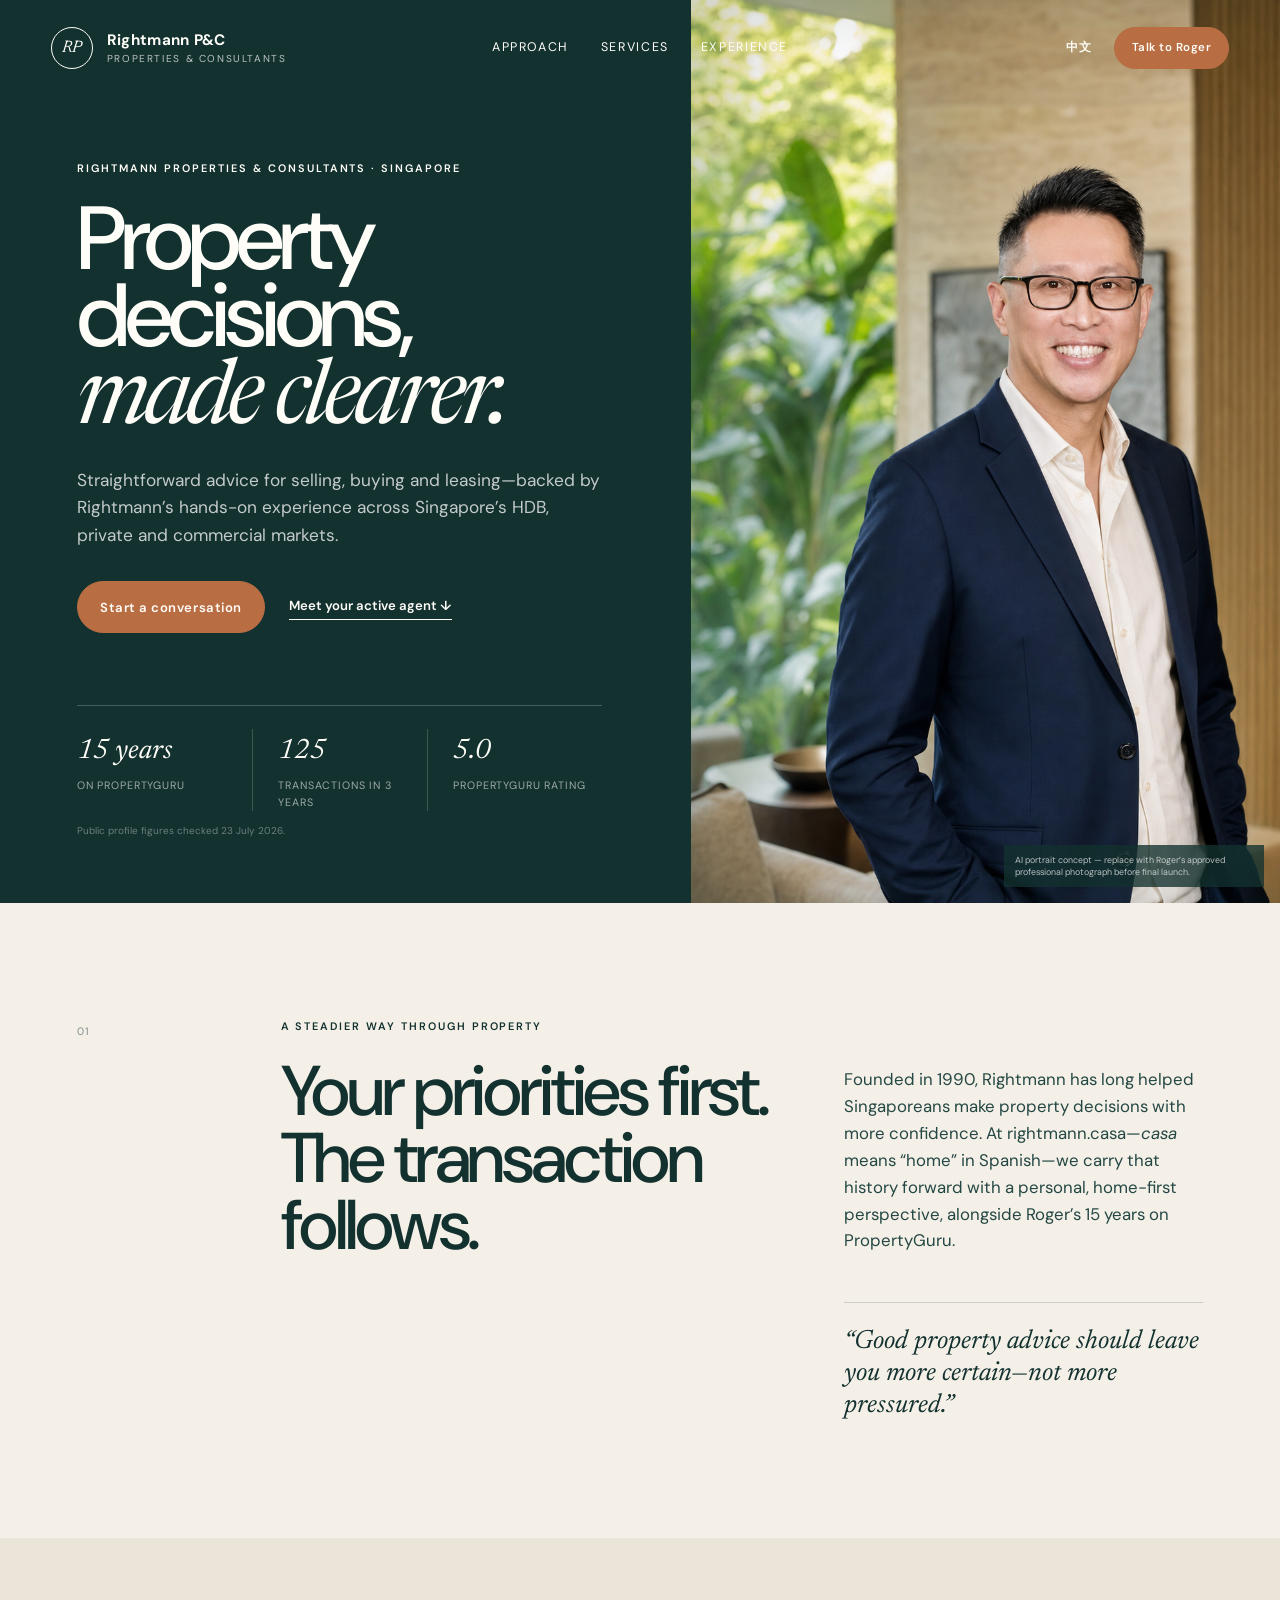
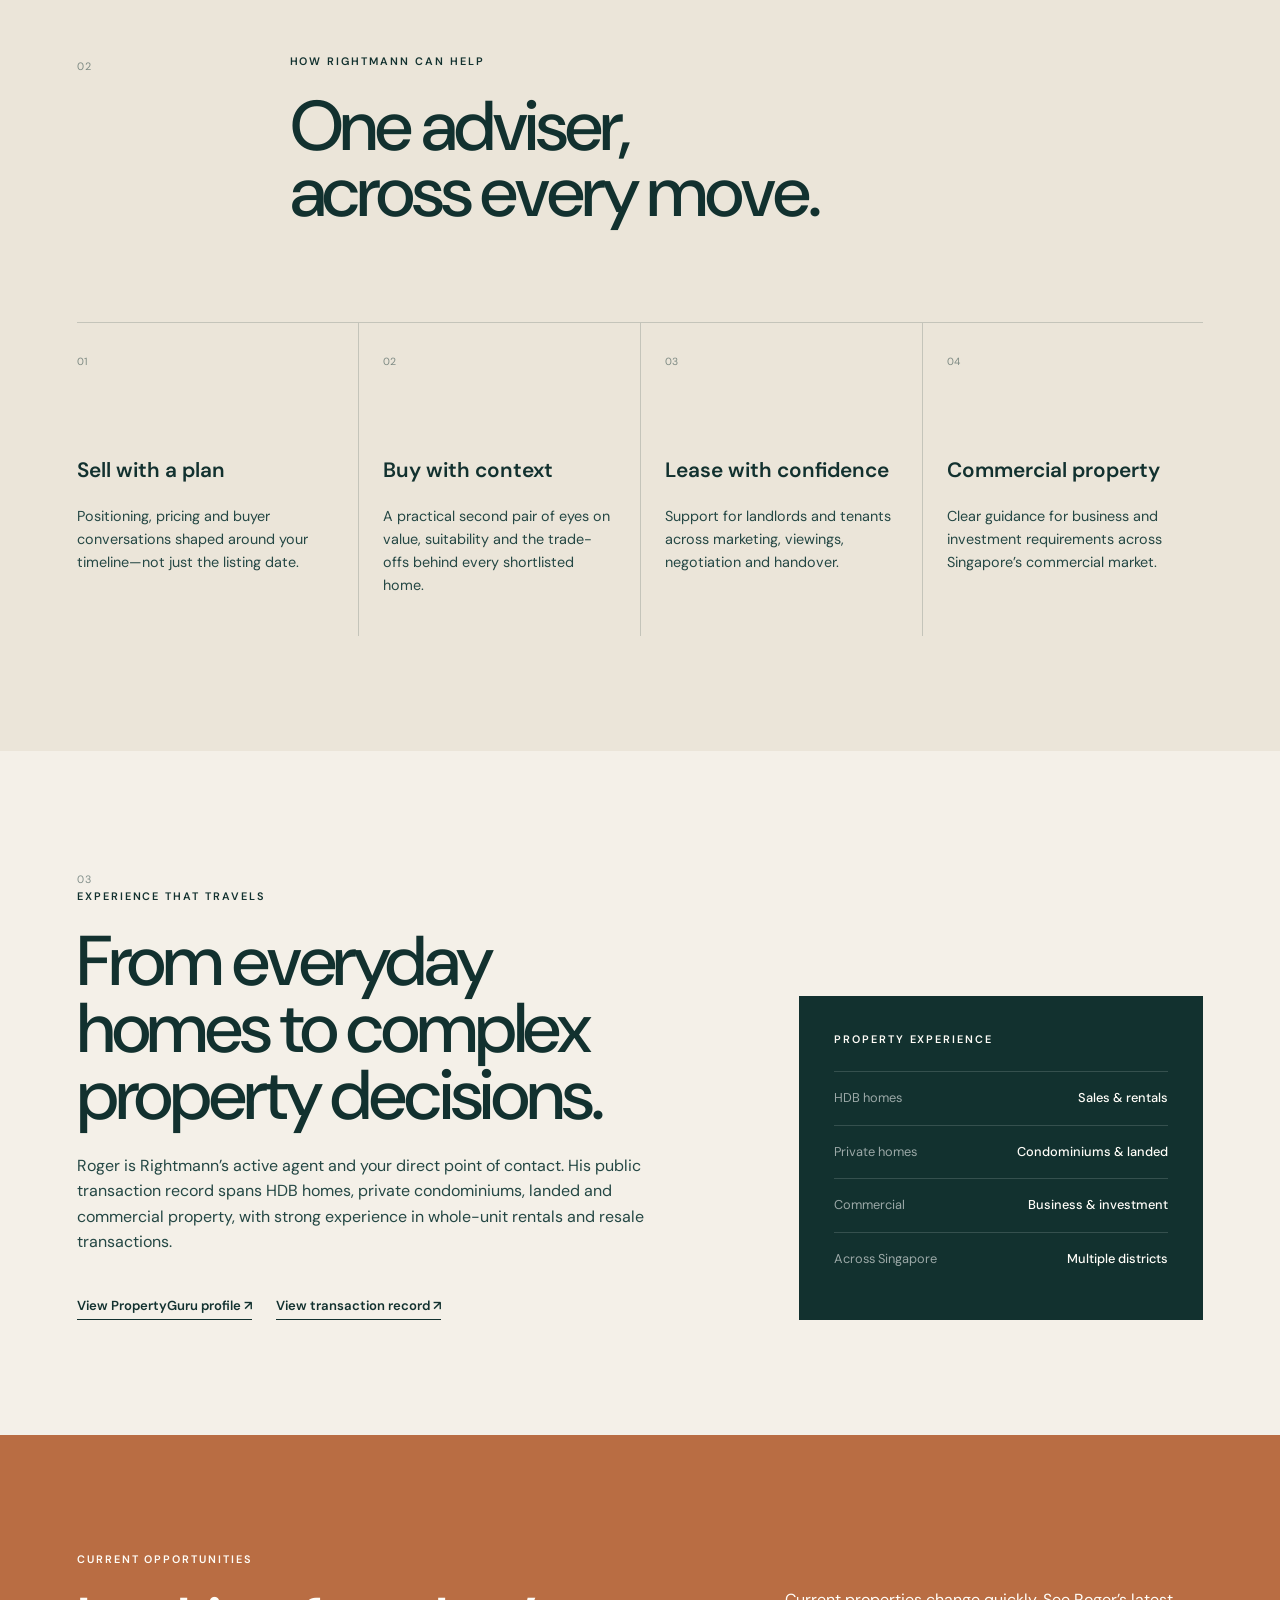
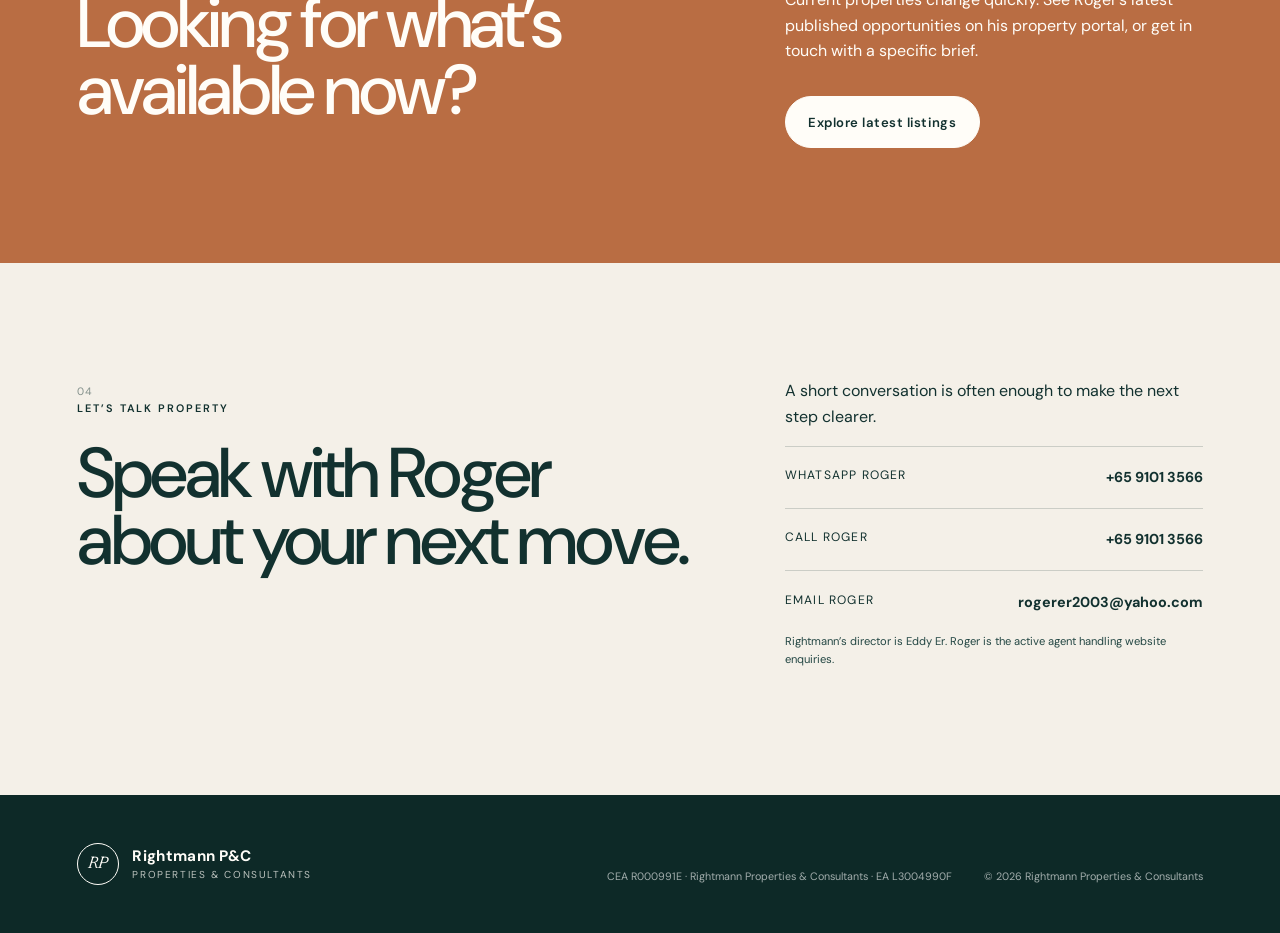
<file: index.html>
<!doctype html>
<html lang="en-SG">
  <head>
    <meta charset="UTF-8">
    <meta name="viewport" content="width=device-width, initial-scale=1">
    <meta name="theme-color" content="#153f3c">
    <meta name="robots" content="noindex, nofollow, noarchive, nosnippet, noimageindex">
    <meta name="googlebot" content="noindex, nofollow, noarchive, nosnippet, noimageindex">
    <meta name="description" content="Founded in 1990, Rightmann Properties & Consultants offers clear, practical property advice for Singapore owners from active agent Roger Er.">
    <meta property="og:title" content="Rightmann Properties & Consultants">
    <meta property="og:description" content="Clear property guidance for Singapore owners, led by active agent Roger Er.">
    <meta property="og:type" content="website">
    <meta property="og:image" content="assets/roger-er-portrait-concept.png">
    <title>Rightmann Properties &amp; Consultants | Singapore Property</title>
    <link rel="stylesheet" href="styles.css">
    <!-- Google Tag Manager -->
    <script>(function(w,d,s,l,i){w[l]=w[l]||[];w[l].push({'gtm.start':
    new Date().getTime(),event:'gtm.js'});var f=d.getElementsByTagName(s)[0],
    j=d.createElement(s),dl=l!='dataLayer'?'&l='+l:'';j.async=true;j.src=
    'https://www.googletagmanager.com/gtm.js?id='+i+dl;f.parentNode.insertBefore(j,f);
    })(window,document,'script','dataLayer','GTM-PJX5SDNS');</script>
    <!-- End Google Tag Manager -->
    <script type="application/ld+json">
      {
        "@context": "https://schema.org",
        "@type": "RealEstateAgent",
        "@id": "https://lingcw72.github.io/roger-er-property/#rightmann",
        "name": "Rightmann Properties & Consultants",
        "description": "Singapore property consultancy, founded in 1990, serving owners, landlords, buyers and tenants across HDB, private and commercial property.",
        "image": "https://lingcw72.github.io/roger-er-property/assets/roger-er-portrait-concept.png",
        "url": "https://lingcw72.github.io/roger-er-property/",
        "areaServed": {
          "@type": "Country",
          "name": "Singapore"
        },
        "knowsAbout": [
          "HDB sales",
          "HDB rentals",
          "Private condominium sales and rentals",
          "Commercial property",
          "Property marketing"
        ],
        "identifier": "Estate Agent Licence L3004990F",
        "foundingDate": "1990",
        "employee": {
          "@type": "Person",
          "name": "Roger Er",
          "jobTitle": "Senior Marketing Manager",
          "identifier": "CEA R000991E"
        },
        "priceRange": "$$"
      }
    </script>
  </head>
  <body>
    <!-- Google Tag Manager (noscript) -->
    <noscript><iframe src="https://www.googletagmanager.com/ns.html?id=GTM-PJX5SDNS"
    height="0" width="0" style="display:none;visibility:hidden"></iframe></noscript>
    <!-- End Google Tag Manager (noscript) -->
    <a class="skip-link" href="#main" data-i18n="skip">Skip to content</a>
    <header class="site-header">
      <a class="brand" href="#top" aria-label="Rightmann Properties and Consultants home">
        <span class="brand-mark" aria-hidden="true">RP</span>
        <span>
          <strong>Rightmann P&amp;C</strong>
          <small data-i18n="brandRole">Properties &amp; Consultants</small>
        </span>
      </a>
      <nav aria-label="Primary navigation">
        <a href="#approach" data-i18n="navApproach">Approach</a>
        <a href="#services" data-i18n="navServices">Services</a>
        <a href="#experience" data-i18n="navExperience">Experience</a>
      </nav>
      <div class="header-actions">
        <button class="language-toggle" type="button" aria-label="Switch language">
          <span class="lang-en">中文</span><span class="lang-zh">EN</span>
        </button>
        <a class="button button-small" href="#contact" data-i18n="navContact">Talk to Roger</a>
      </div>
    </header>

    <main id="main">
      <section class="hero" id="top">
        <div class="hero-copy">
          <p class="eyebrow" data-i18n="heroEyebrow">Rightmann Properties &amp; Consultants · Singapore</p>
          <h1 data-i18n="heroTitle">Property decisions,<br><em>made clearer.</em></h1>
          <p class="hero-lead" data-i18n="heroLead">Straightforward advice for selling, buying and leasing—backed by Rightmann’s hands-on experience across Singapore’s HDB, private and commercial markets.</p>
          <div class="hero-actions">
            <a class="button" href="#contact" data-i18n="heroCta">Start a conversation</a>
            <a class="text-link" href="#experience"><span data-i18n="heroSecondary">Meet your active agent</span> <span aria-hidden="true">↓</span></a>
          </div>
          <dl class="proof-strip" aria-label="Professional credentials">
            <div>
              <dt data-i18n="proofYears">15 years</dt>
              <dd data-i18n="proofYearsLabel">on PropertyGuru</dd>
            </div>
            <div>
              <dt>125</dt>
              <dd data-i18n="proofTransactions">transactions in 3 years</dd>
            </div>
            <div>
              <dt>5.0</dt>
              <dd data-i18n="proofRating">PropertyGuru rating</dd>
            </div>
          </dl>
          <p class="data-note" data-i18n="dataNote">Public profile figures checked 23 July 2026.</p>
        </div>
        <figure class="hero-portrait">
          <img src="assets/roger-er-portrait-concept.png" alt="Provisional professional portrait concept for Roger Er" width="1376" height="1376">
          <figcaption data-i18n="portraitNote">AI portrait concept — replace with Roger’s approved professional photograph before final launch.</figcaption>
        </figure>
      </section>

      <section class="intro section" id="approach">
        <p class="section-number">01</p>
        <div>
          <p class="eyebrow" data-i18n="approachEyebrow">A steadier way through property</p>
          <h2 data-i18n="approachTitle">Your priorities first.<br>The transaction follows.</h2>
        </div>
        <div class="intro-copy">
          <p data-i18n="approachBody">Founded in 1990, Rightmann has long helped Singaporeans make property decisions with more confidence. At rightmann.casa—<em>casa</em> means “home” in Spanish—we carry that history forward with a personal, home-first perspective, alongside Roger’s 15 years on PropertyGuru.</p>
          <blockquote data-i18n="approachQuote">“Good property advice should leave you more certain—not more pressured.”</blockquote>
        </div>
      </section>

      <section class="services section" id="services">
        <div class="section-heading">
          <p class="section-number">02</p>
          <div>
            <p class="eyebrow" data-i18n="servicesEyebrow">How Rightmann can help</p>
            <h2 data-i18n="servicesTitle">One adviser,<br>across every move.</h2>
          </div>
        </div>
        <div class="service-grid">
          <article>
            <span>01</span>
            <h3 data-i18n="serviceSell">Sell with a plan</h3>
            <p data-i18n="serviceSellBody">Positioning, pricing and buyer conversations shaped around your timeline—not just the listing date.</p>
          </article>
          <article>
            <span>02</span>
            <h3 data-i18n="serviceBuy">Buy with context</h3>
            <p data-i18n="serviceBuyBody">A practical second pair of eyes on value, suitability and the trade-offs behind every shortlisted home.</p>
          </article>
          <article>
            <span>03</span>
            <h3 data-i18n="serviceLease">Lease with confidence</h3>
            <p data-i18n="serviceLeaseBody">Support for landlords and tenants across marketing, viewings, negotiation and handover.</p>
          </article>
          <article>
            <span>04</span>
            <h3 data-i18n="serviceCommercial">Commercial property</h3>
            <p data-i18n="serviceCommercialBody">Clear guidance for business and investment requirements across Singapore’s commercial market.</p>
          </article>
        </div>
      </section>

      <section class="experience section" id="experience">
        <div class="experience-copy">
          <p class="section-number">03</p>
          <p class="eyebrow" data-i18n="experienceEyebrow">Experience that travels</p>
          <h2 data-i18n="experienceTitle">From everyday homes to complex property decisions.</h2>
          <p data-i18n="experienceBody">Roger is Rightmann’s active agent and your direct point of contact. His public transaction record spans HDB homes, private condominiums, landed and commercial property, with strong experience in whole-unit rentals and resale transactions.</p>
          <div class="profile-links">
            <a class="text-link" href="https://www.propertyguru.com.sg/agent/roger-er-12352" target="_blank" rel="noopener"><span data-i18n="viewPropertyGuru">View PropertyGuru profile</span> ↗</a>
            <a class="text-link" href="https://openagent.sg/agent/R000991E" target="_blank" rel="noopener"><span data-i18n="viewRecord">View transaction record</span> ↗</a>
          </div>
        </div>
        <div class="market-card">
          <p class="eyebrow" data-i18n="marketLabel">Property experience</p>
          <ul>
            <li><span data-i18n="marketHdb">HDB homes</span><strong data-i18n="marketSalesRentals">Sales & rentals</strong></li>
            <li><span data-i18n="marketPrivate">Private homes</span><strong data-i18n="marketCondos">Condominiums & landed</strong></li>
            <li><span data-i18n="marketCommercial">Commercial</span><strong data-i18n="marketBusiness">Business & investment</strong></li>
            <li><span data-i18n="marketSingapore">Across Singapore</span><strong data-i18n="marketDistricts">Multiple districts</strong></li>
          </ul>
        </div>
      </section>

      <section class="opportunities section">
        <div>
          <p class="eyebrow" data-i18n="listingEyebrow">Current opportunities</p>
          <h2 data-i18n="listingTitle">Looking for what’s available now?</h2>
        </div>
        <div>
          <p data-i18n="listingBody">Current properties change quickly. See Roger’s latest published opportunities on his property portal, or get in touch with a specific brief.</p>
          <a class="button button-light" href="https://www.propertyguru.com.sg/agent/roger-er-12352" target="_blank" rel="noopener" data-i18n="listingCta">Explore latest listings</a>
        </div>
      </section>

      <section class="contact section" id="contact">
        <div>
          <p class="section-number">04</p>
          <p class="eyebrow" data-i18n="contactEyebrow">Let’s talk property</p>
          <h2 data-i18n="contactTitle">Speak with Roger about your next move.</h2>
        </div>
        <div class="contact-details">
          <p data-i18n="contactBody">A short conversation is often enough to make the next step clearer.</p>
          <a class="contact-line" href="https://wa.me/6591013566" target="_blank" rel="noopener" aria-label="WhatsApp Roger Er at +65 9101 3566">
            <span data-i18n="contactWhatsApp">WhatsApp Roger</span><strong>+65 9101 3566</strong>
          </a>
          <a class="contact-line" href="tel:+6591013566" aria-label="Call Roger Er at +65 9101 3566">
            <span data-i18n="contactCall">Call Roger</span><strong>+65 9101 3566</strong>
          </a>
          <a class="contact-line" href="mailto:rogerer2003@yahoo.com" aria-label="Email Roger Er">
            <span data-i18n="contactEmail">Email Roger</span><strong>rogerer2003@yahoo.com</strong>
          </a>
          <p class="placeholder-note" data-i18n="contactNote">Rightmann’s director is Eddy Er. Roger is the active agent handling website enquiries.</p>
        </div>
      </section>
    </main>

    <footer>
      <div class="brand footer-brand">
        <span class="brand-mark" aria-hidden="true">RP</span>
        <span><strong>Rightmann P&amp;C</strong><small data-i18n="footerRole">Properties &amp; Consultants</small></span>
      </div>
      <p>CEA R000991E · Rightmann Properties &amp; Consultants · EA L3004990F</p>
      <p>© <span id="year"></span> Rightmann Properties &amp; Consultants</p>
    </footer>
    <script src="script.js"></script>
  </body>
</html>
</file>
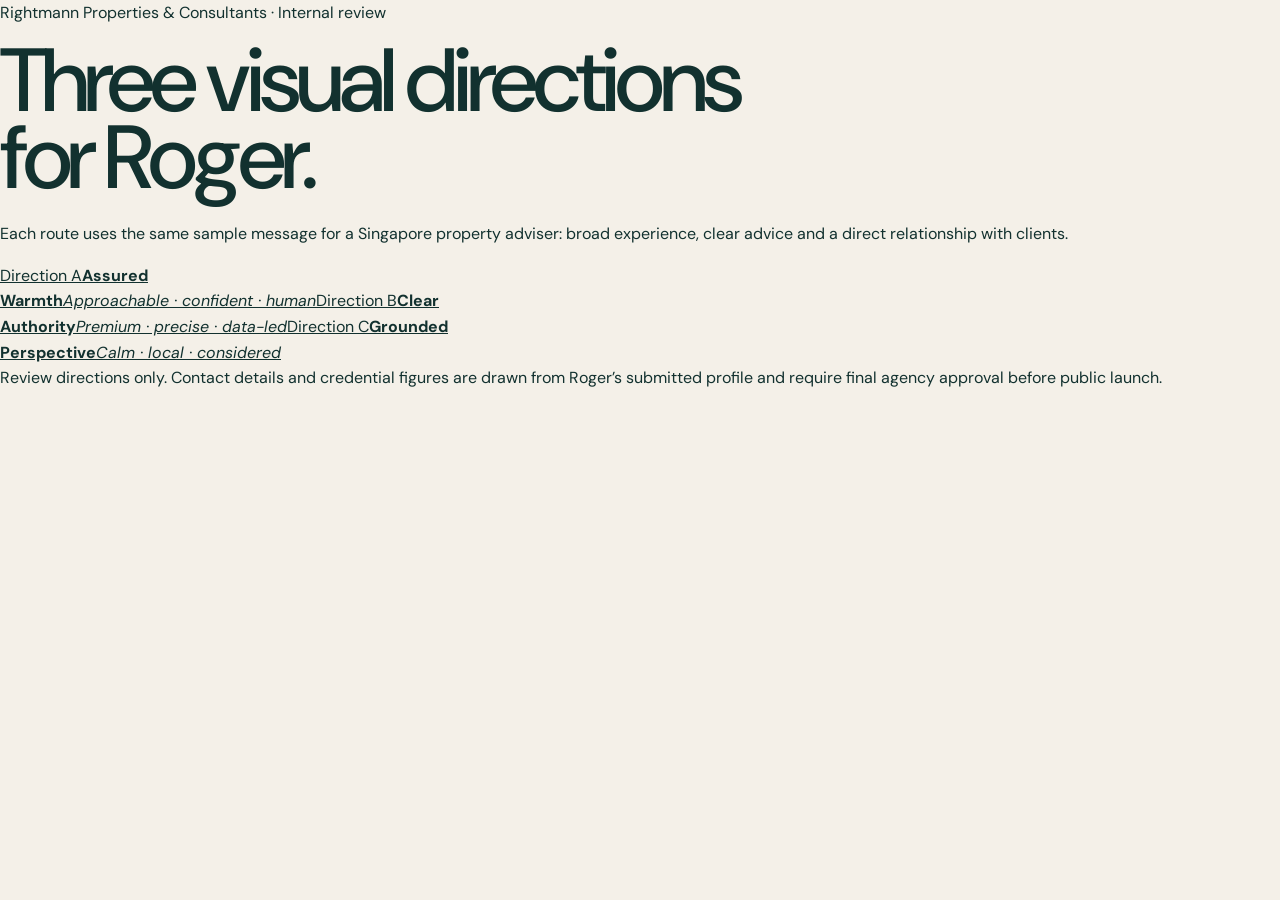
<file: cloudflare-pages-demo/index.html>
<!doctype html>
<html lang="en-SG"><head><meta charset="utf-8"><meta name="viewport" content="width=device-width,initial-scale=1"><meta name="robots" content="noindex,nofollow"><title>Rightmann P&C — Art Direction Review</title><link rel="stylesheet" href="/styles.css"></head>
<body class="hub"><main><p class="kicker">Rightmann Properties &amp; Consultants · Internal review</p><h1>Three visual directions for Roger.</h1><p class="lead">Each route uses the same sample message for a Singapore property adviser: broad experience, clear advice and a direct relationship with clients.</p><section class="choice-grid"><a class="choice amber" href="/directions/warm-editorial/"><span>Direction A</span><strong>Assured<br>Warmth</strong><em>Approachable · confident · human</em></a><a class="choice ink" href="/directions/quiet-modern/"><span>Direction B</span><strong>Clear<br>Authority</strong><em>Premium · precise · data-led</em></a><a class="choice green" href="/directions/coastal-natural/"><span>Direction C</span><strong>Grounded<br>Perspective</strong><em>Calm · local · considered</em></a></section><p class="note">Review directions only. Contact details and credential figures are drawn from Roger’s submitted profile and require final agency approval before public launch.</p></main></body></html>
</file>
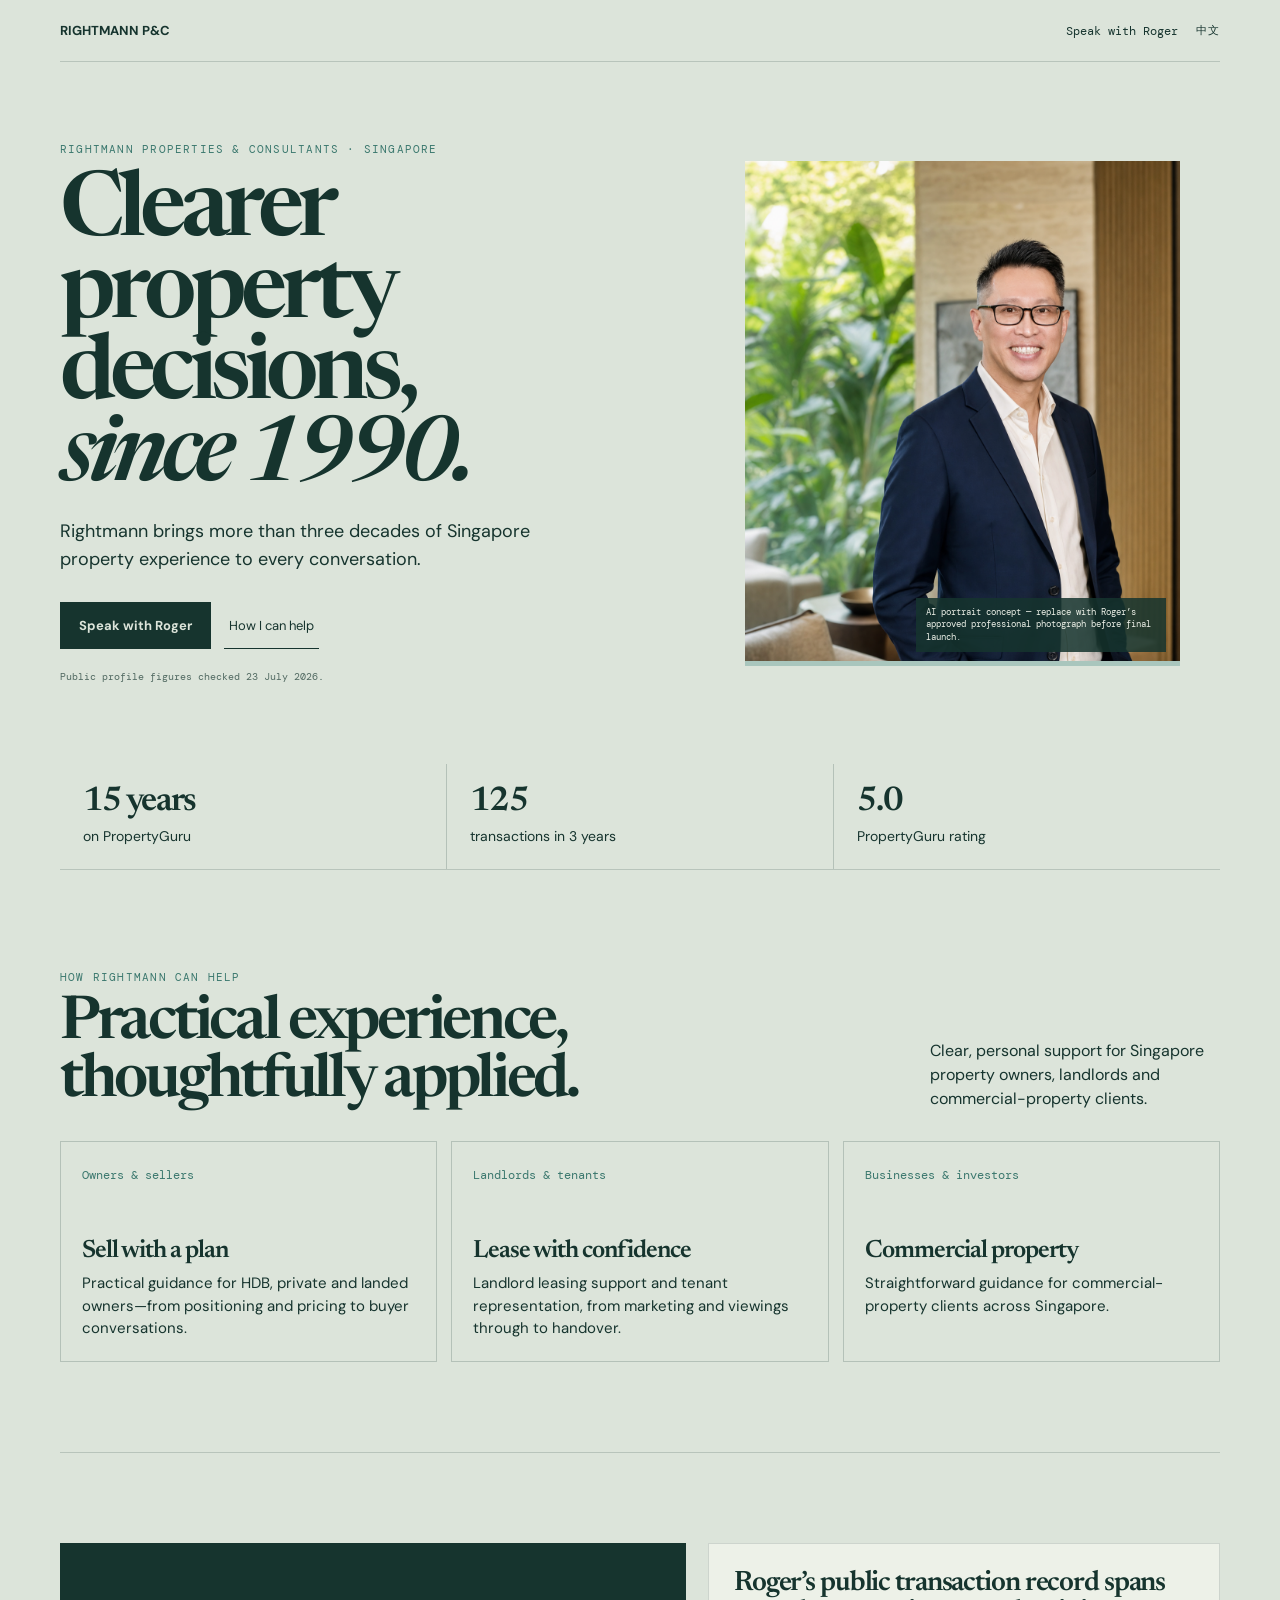
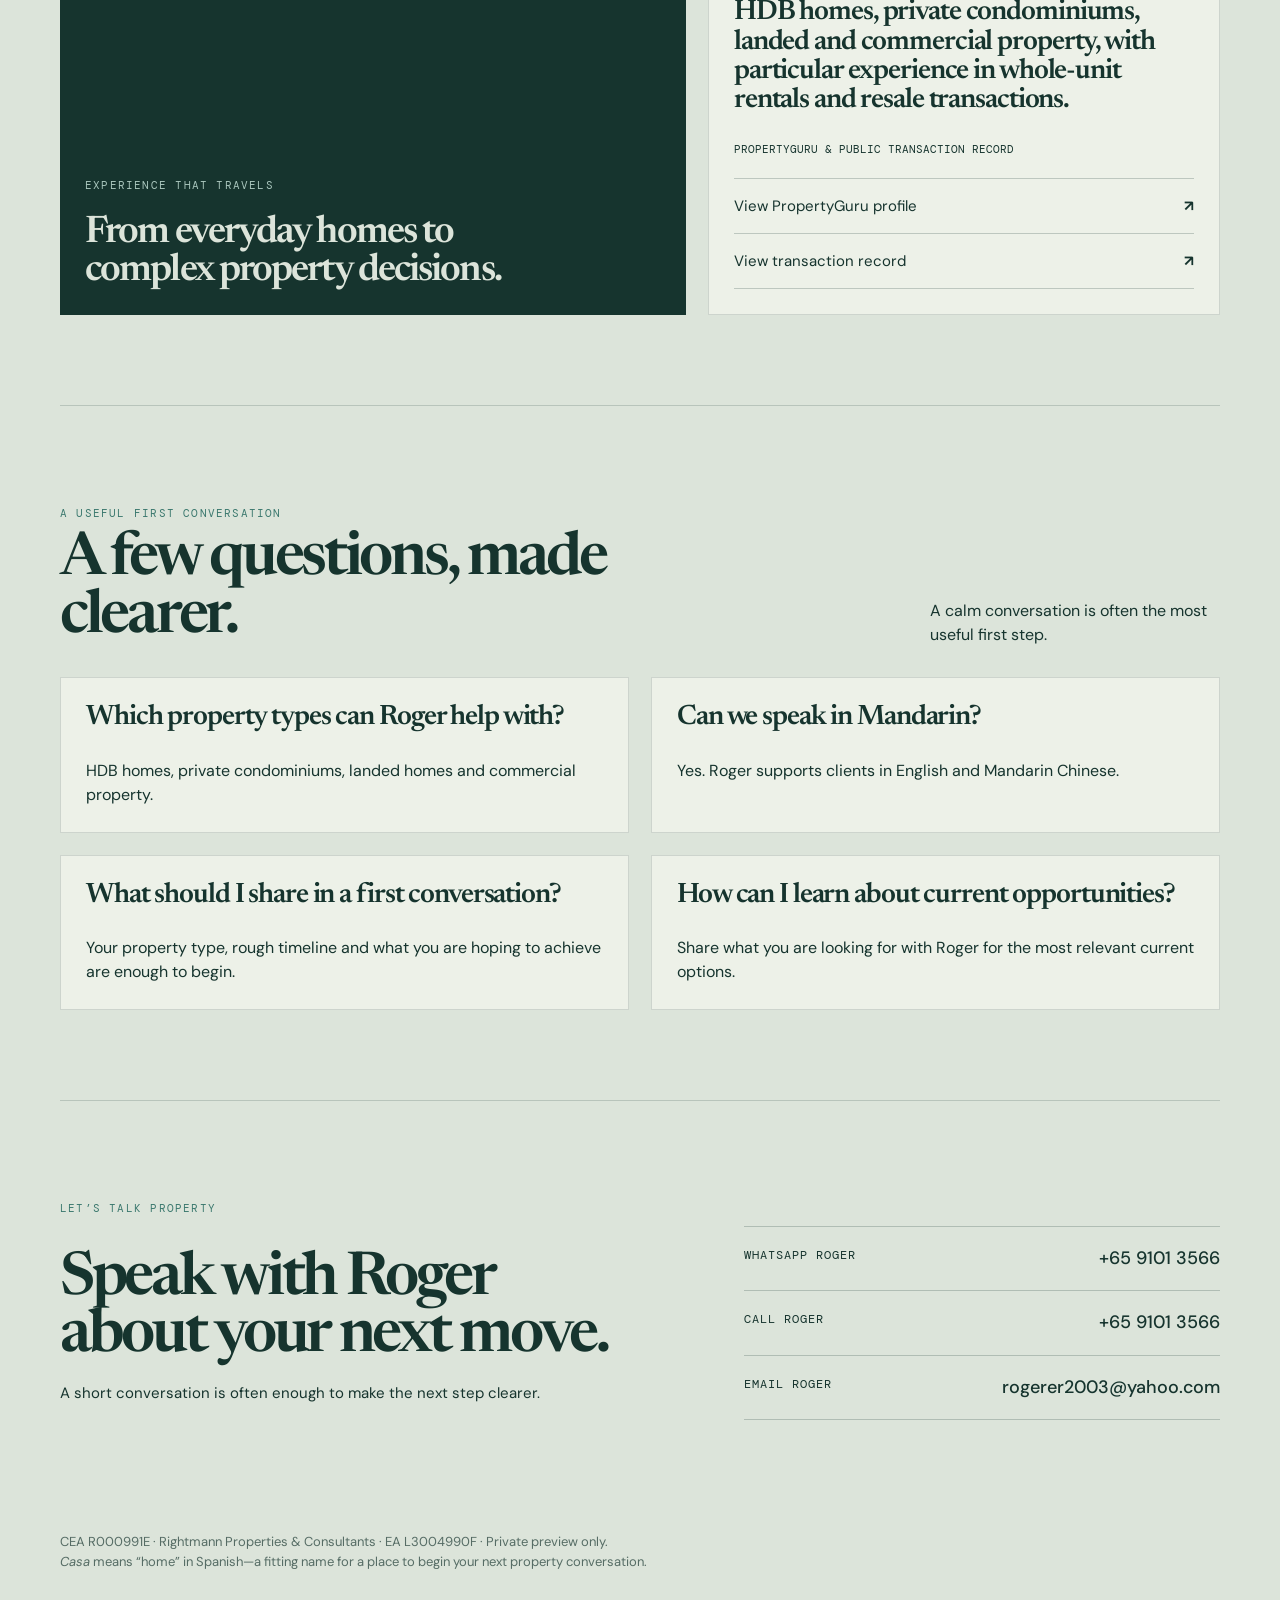
<file: website-files/index.html>
<!doctype html>
<html lang="en-SG">
<head>
  <meta charset="utf-8">
  <meta name="viewport" content="width=device-width,initial-scale=1">
  <meta name="robots" content="noindex, nofollow, noarchive, nosnippet, noimageindex">
  <meta name="theme-color" content="#3B786E">
  <meta name="description" content="Founded in 1990, Rightmann P&C provides straightforward property advice for Singapore owners, landlords and commercial-property clients.">
  <title>Rightmann P&amp;C | Singapore Property</title>
  <link rel="stylesheet" href="styles.css">
  <link rel="stylesheet" href="production.css">
  <link rel="stylesheet" href="typography.css">
  <!-- Google Tag Manager -->
  <script>(function(w,d,s,l,i){w[l]=w[l]||[];w[l].push({'gtm.start':
  new Date().getTime(),event:'gtm.js'});var f=d.getElementsByTagName(s)[0],
  j=d.createElement(s),dl=l!='dataLayer'?'&l='+l:'';j.async=true;j.src=
  'https://www.googletagmanager.com/gtm.js?id='+i+dl;f.parentNode.insertBefore(j,f);
  })(window,document,'script','dataLayer','GTM-PJX5SDNS');</script>
  <!-- End Google Tag Manager -->
</head>
<body class="direction direction-c">
  <!-- Google Tag Manager (noscript) -->
  <noscript><iframe src="https://www.googletagmanager.com/ns.html?id=GTM-PJX5SDNS"
  height="0" width="0" style="display:none;visibility:hidden"></iframe></noscript>
  <!-- End Google Tag Manager (noscript) -->
  <a class="skip-link" href="#main">Skip to content</a>
  <div class="page">
    <header class="top">
      <a class="brand" href="#top" aria-label="Rightmann Properties and Consultants home">RIGHTMANN P&amp;C</a>
      <div class="top-actions">
        <a class="back" href="#contact" data-i18n="topContact">Speak with Roger</a>
        <button class="language-toggle" type="button" aria-label="Switch language"><span class="lang-en">中文</span><span class="lang-zh">EN</span></button>
      </div>
    </header>
    <main id="main">
      <section class="hero" id="top">
        <div class="hero-copy">
          <p class="eyebrow" data-i18n="heroEyebrow">Rightmann Properties &amp; Consultants · Singapore</p>
          <h1 data-i18n="heroTitle">Clearer property decisions,<br><em>since 1990.</em></h1>
          <p data-i18n="heroLead">Rightmann brings more than three decades of Singapore property experience to every conversation.</p>
          <div class="actions">
            <a class="button" href="#contact" data-i18n="heroCta">Speak with Roger</a>
            <a class="button-alt" href="#services" data-i18n="heroSecondary">How I can help</a>
          </div>
          <p class="data-note" data-i18n="dataNote">Public profile figures checked 23 July 2026.</p>
        </div>
        <figure class="portrait portrait-photo">
          <img src="assets/roger-er-portrait-concept.png" alt="Provisional professional portrait concept for Roger Er" width="1376" height="1376">
          <figcaption data-i18n="portraitNote">AI portrait concept — replace with Roger’s approved professional photograph before final launch.</figcaption>
        </figure>
      </section>

      <section class="stats" aria-label="Professional credentials">
        <div><strong data-i18n="proofYears">15 years</strong><span data-i18n="proofYearsLabel">on PropertyGuru</span></div>
        <div><strong>125</strong><span data-i18n="proofTransactions">transactions in 3 years</span></div>
        <div><strong>5.0</strong><span data-i18n="proofRating">PropertyGuru rating</span></div>
      </section>

      <section class="section" id="services">
        <div class="section-head">
          <div>
            <p class="eyebrow" data-i18n="servicesEyebrow">How Rightmann can help</p>
            <h2 data-i18n="servicesTitle">Practical experience, thoughtfully applied.</h2>
          </div>
          <p class="section-intro" data-i18n="servicesIntro">Clear, personal support for Singapore property owners, landlords and commercial-property clients.</p>
        </div>
        <div class="services">
          <article class="service"><span data-i18n="serviceSellAudience">Owners &amp; sellers</span><h3 data-i18n="serviceSell">Sell with a plan</h3><p data-i18n="serviceSellBody">Practical guidance for HDB, private and landed owners—from positioning and pricing to buyer conversations.</p></article>
          <article class="service"><span data-i18n="serviceLeaseAudience">Landlords &amp; tenants</span><h3 data-i18n="serviceLease">Lease with confidence</h3><p data-i18n="serviceLeaseBody">Landlord leasing support and tenant representation, from marketing and viewings through to handover.</p></article>
          <article class="service"><span data-i18n="serviceCommercialAudience">Businesses &amp; investors</span><h3 data-i18n="serviceCommercial">Commercial property</h3><p data-i18n="serviceCommercialBody">Straightforward guidance for commercial-property clients across Singapore.</p></article>
        </div>
      </section>

      <section class="section" id="experience">
        <div class="component-row">
          <article class="project">
            <p class="tag" data-i18n="experienceEyebrow">Experience that travels</p>
            <h3 data-i18n="experienceTitle">From everyday homes to complex property decisions.</h3>
          </article>
          <article class="quote">
            <p data-i18n="experienceBody">Roger’s public transaction record spans HDB homes, private condominiums, landed and commercial property, with particular experience in whole-unit rentals and resale transactions.</p>
            <footer data-i18n="experienceFooter">PROPERTYGURU &amp; PUBLIC TRANSACTION RECORD</footer>
            <div class="faq">
              <div><a href="https://www.propertyguru.com.sg/agent/roger-er-12352" target="_blank" rel="noopener" data-i18n="viewPropertyGuru">View PropertyGuru profile</a> <b>↗</b></div>
              <div><a href="https://openagent.sg/agent/R000991E" target="_blank" rel="noopener" data-i18n="viewRecord">View transaction record</a> <b>↗</b></div>
            </div>
          </article>
        </div>
      </section>

      <section class="section faq-section">
        <div class="section-head">
          <div>
            <p class="eyebrow" data-i18n="questionsEyebrow">A useful first conversation</p>
            <h2 data-i18n="questionsTitle">A few questions, made clearer.</h2>
          </div>
          <p class="section-intro" data-i18n="questionsIntro">A calm conversation is often the most useful first step.</p>
        </div>
        <div class="component-row">
          <article class="quote"><p data-i18n="faqOneQuestion">Which property types can Roger help with?</p><footer data-i18n="faqOneAnswer">HDB homes, private condominiums, landed homes and commercial property.</footer></article>
          <article class="quote"><p data-i18n="faqTwoQuestion">Can we speak in Mandarin?</p><footer data-i18n="faqTwoAnswer">Yes. Roger supports clients in English and Mandarin Chinese.</footer></article>
          <article class="quote"><p data-i18n="faqThreeQuestion">What should I share in a first conversation?</p><footer data-i18n="faqThreeAnswer">Your property type, rough timeline and what you are hoping to achieve are enough to begin.</footer></article>
          <article class="quote"><p data-i18n="faqFourQuestion">How can I learn about current opportunities?</p><footer data-i18n="faqFourAnswer">Share what you are looking for with Roger for the most relevant current options.</footer></article>
        </div>
      </section>

      <section class="section" id="contact">
        <p class="eyebrow" data-i18n="contactEyebrow">Let’s talk property</p>
        <div class="contact-layout">
          <div><h2 data-i18n="contactTitle">Speak with Roger about your next move.</h2><p data-i18n="contactBody">A short conversation is often enough to make the next step clearer.</p></div>
          <div class="contact-links">
            <a href="https://wa.me/6591013566" target="_blank" rel="noopener"><span data-i18n="contactWhatsApp">WhatsApp Roger</span><strong>+65 9101 3566</strong></a>
            <a href="tel:+6591013566"><span data-i18n="contactCall">Call Roger</span><strong>+65 9101 3566</strong></a>
            <a href="mailto:rogerer2003@yahoo.com"><span data-i18n="contactEmail">Email Roger</span><strong>rogerer2003@yahoo.com</strong></a>
          </div>
        </div>
      </section>
    </main>
    <footer class="direction-note">CEA R000991E · Rightmann Properties &amp; Consultants · EA L3004990F · <span data-i18n="previewNote">Private preview only.</span><br><span data-i18n="footerCasa"><em>Casa</em> means “home” in Spanish—a fitting name for a place to begin your next property conversation.</span></footer>
  </div>
  <script src="script.js"></script>
</body>
</html>
</file>
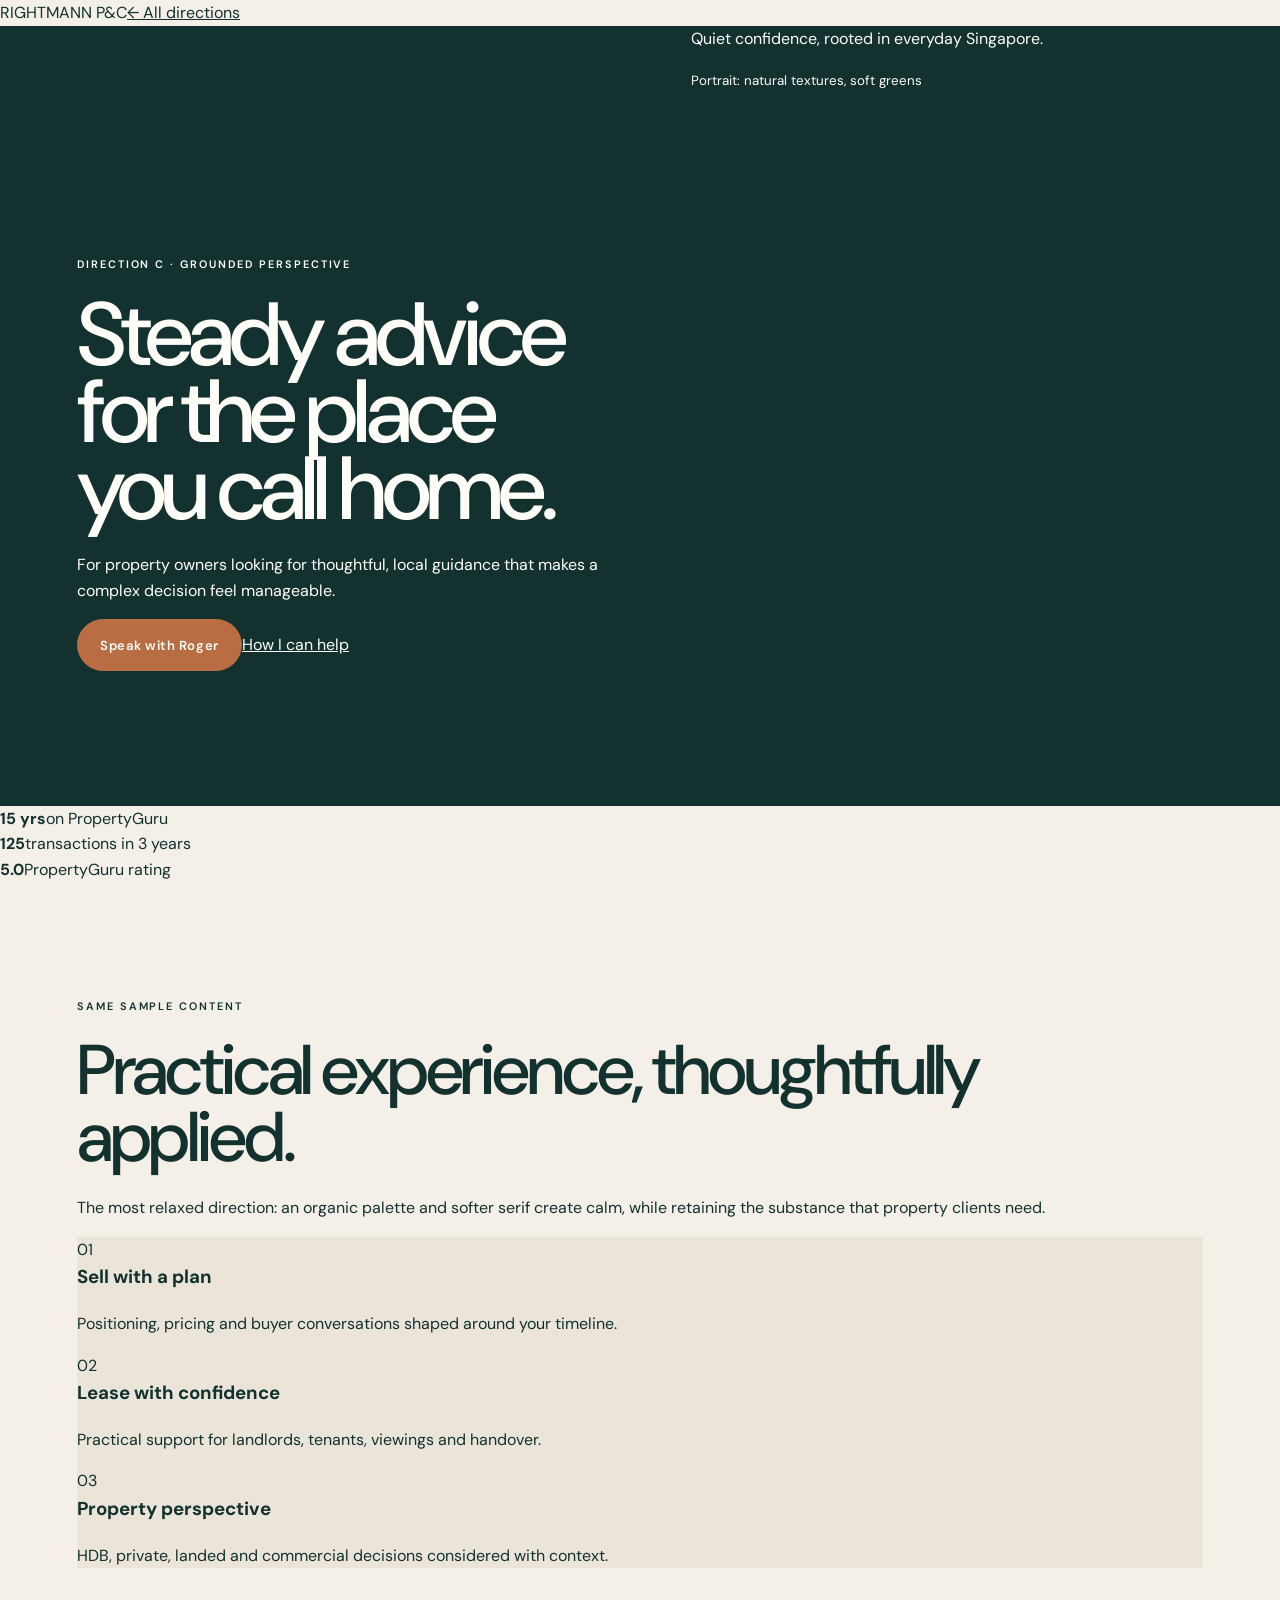
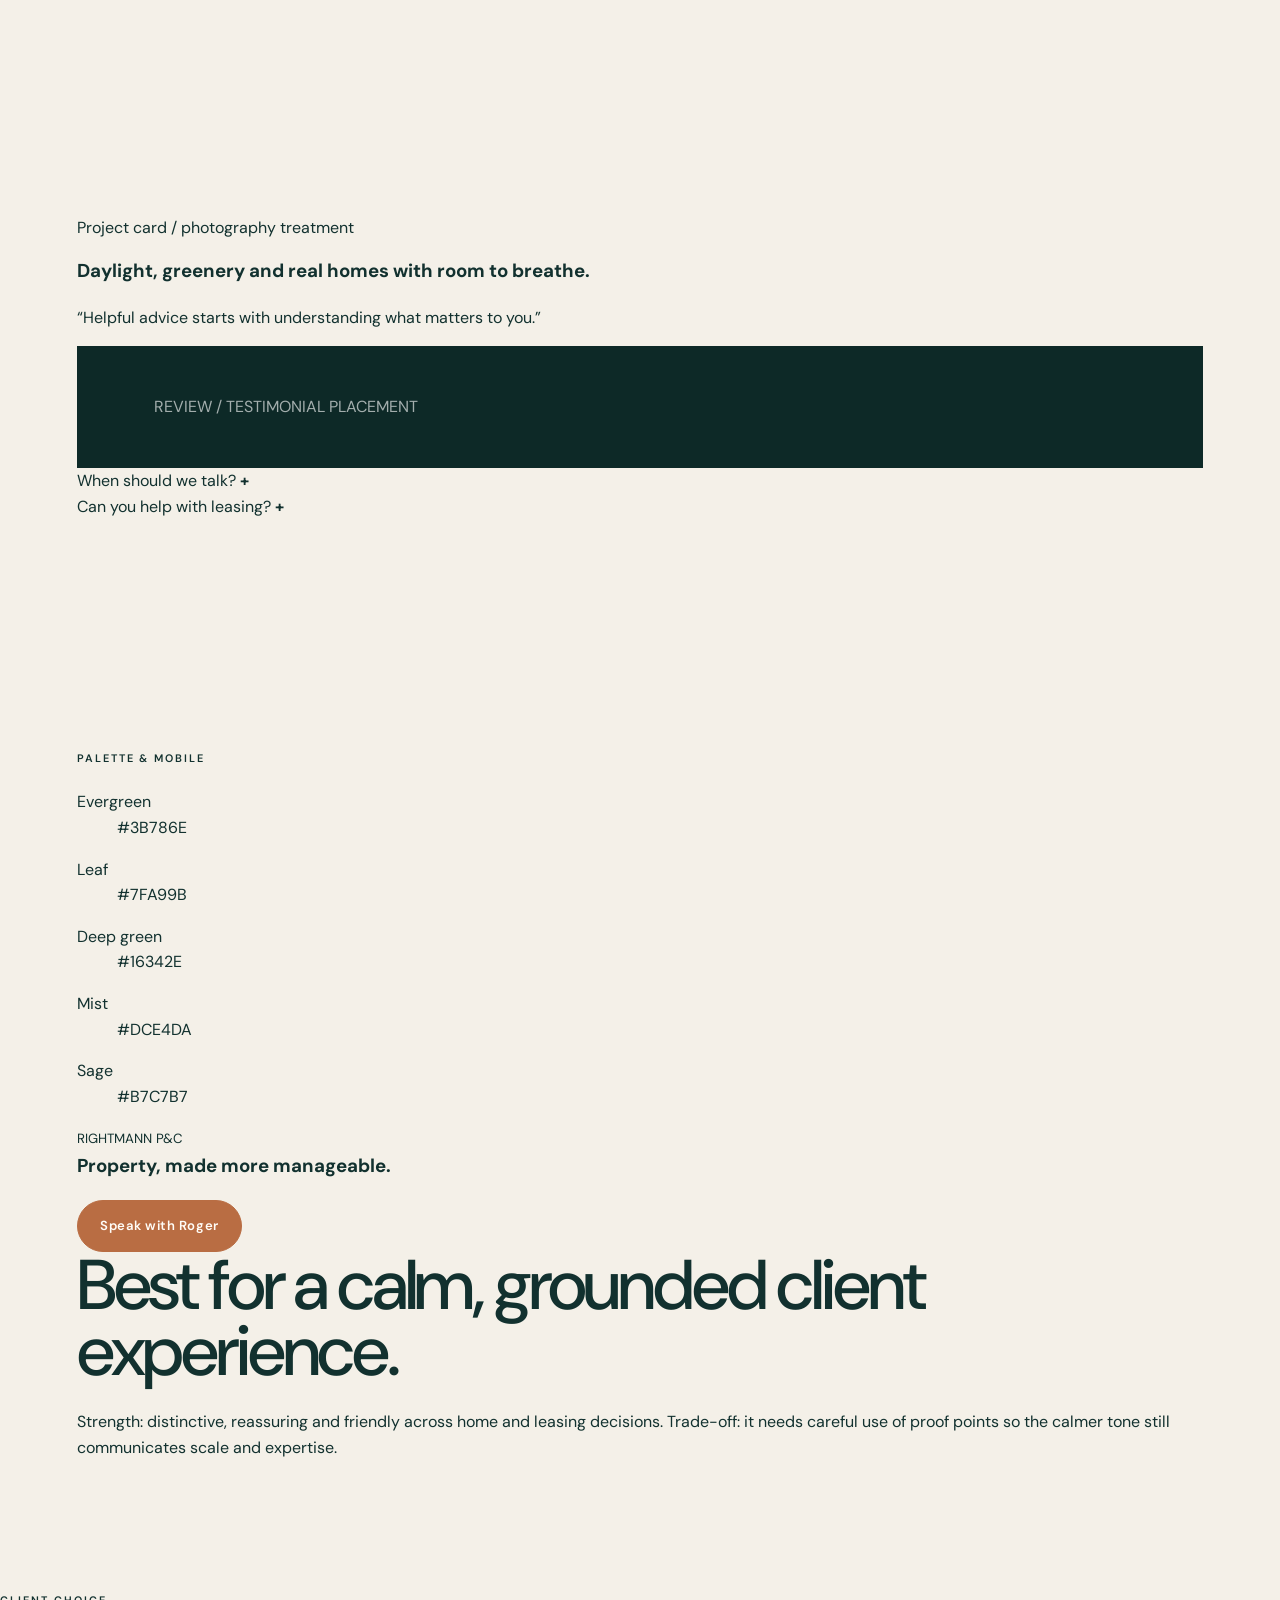
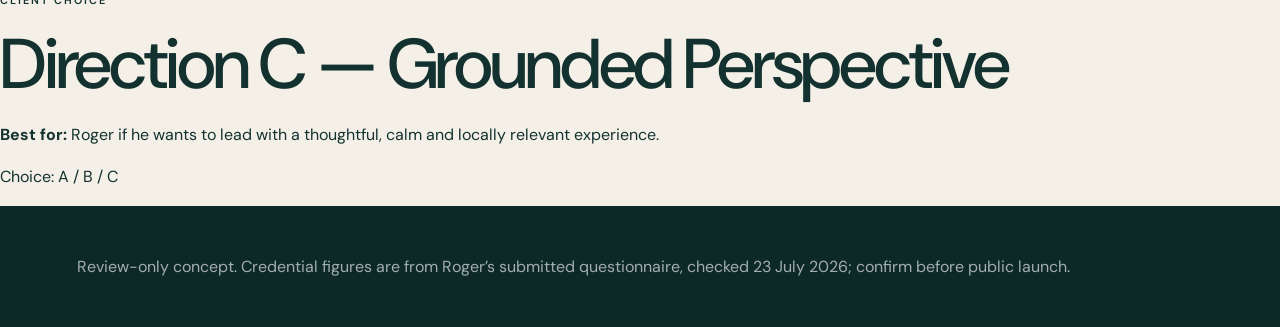
<file: cloudflare-pages-demo/directions/coastal-natural/index.html>
<!doctype html><html lang="en-SG"><head><meta charset="utf-8"><meta name="viewport" content="width=device-width,initial-scale=1"><meta name="robots" content="noindex,nofollow"><title>Direction C — Grounded Perspective</title><link rel="stylesheet" href="/styles.css"></head><body class="direction direction-c"><div class="page"><header class="top"><a class="brand" href="/">RIGHTMANN P&amp;C</a><a class="back" href="/">← All directions</a></header><main><section class="hero"><div class="hero-copy"><p class="eyebrow">Direction C · Grounded Perspective</p><h1>Steady advice for the place you call home.</h1><p>For property owners looking for thoughtful, local guidance that makes a complex decision feel manageable.</p><div class="actions"><a class="button" href="#decision">Speak with Roger</a><a class="button-alt" href="#services">How I can help</a></div></div><aside class="portrait"><p>Quiet confidence, rooted in everyday Singapore.</p><small>Portrait: natural textures, soft greens</small></aside></section><section class="stats"><div><strong>15 yrs</strong><span>on PropertyGuru</span></div><div><strong>125</strong><span>transactions in 3 years</span></div><div><strong>5.0</strong><span>PropertyGuru rating</span></div></section><section class="section" id="services"><div class="section-head"><div><p class="eyebrow">Same sample content</p><h2>Practical experience, thoughtfully applied.</h2></div><p class="section-intro">The most relaxed direction: an organic palette and softer serif create calm, while retaining the substance that property clients need.</p></div><div class="services"><article class="service"><span>01</span><h3>Sell with a plan</h3><p>Positioning, pricing and buyer conversations shaped around your timeline.</p></article><article class="service"><span>02</span><h3>Lease with confidence</h3><p>Practical support for landlords, tenants, viewings and handover.</p></article><article class="service"><span>03</span><h3>Property perspective</h3><p>HDB, private, landed and commercial decisions considered with context.</p></article></div></section><section class="section"><div class="component-row"><article class="project"><p class="tag">Project card / photography treatment</p><h3>Daylight, greenery and real homes with room to breathe.</h3></article><article class="quote"><p>“Helpful advice starts with understanding what matters to you.”</p><footer>REVIEW / TESTIMONIAL PLACEMENT</footer><div class="faq"><div>When should we talk? <b>+</b></div><div>Can you help with leasing? <b>+</b></div></div></article></div></section><section class="section"><p class="eyebrow">Palette &amp; mobile</p><div class="swatches"><div class="c1"><dl><dt>Evergreen</dt><dd>#3B786E</dd></dl></div><div class="c2"><dl><dt>Leaf</dt><dd>#7FA99B</dd></dl></div><div class="c3"><dl><dt>Deep green</dt><dd>#16342E</dd></dl></div><div class="c4"><dl><dt>Mist</dt><dd>#DCE4DA</dd></dl></div><div class="c5"><dl><dt>Sage</dt><dd>#B7C7B7</dd></dl></div></div><div class="mobile"><div class="phone"><small>RIGHTMANN P&amp;C</small><h3>Property, made more manageable.</h3><a class="button">Speak with Roger</a></div><div><h2>Best for a calm, grounded client experience.</h2><p>Strength: distinctive, reassuring and friendly across home and leasing decisions. Trade-off: it needs careful use of proof points so the calmer tone still communicates scale and expertise.</p></div></div></section><section class="decision" id="decision"><p class="eyebrow">Client choice</p><h2>Direction C — Grounded Perspective</h2><p><strong>Best for:</strong> Roger if he wants to lead with a thoughtful, calm and locally relevant experience.</p><p>Choice: A / B / C</p></section></main><footer class="direction-note">Review-only concept. Credential figures are from Roger’s submitted questionnaire, checked 23 July 2026; confirm before public launch.</footer></div></body></html>
</file>
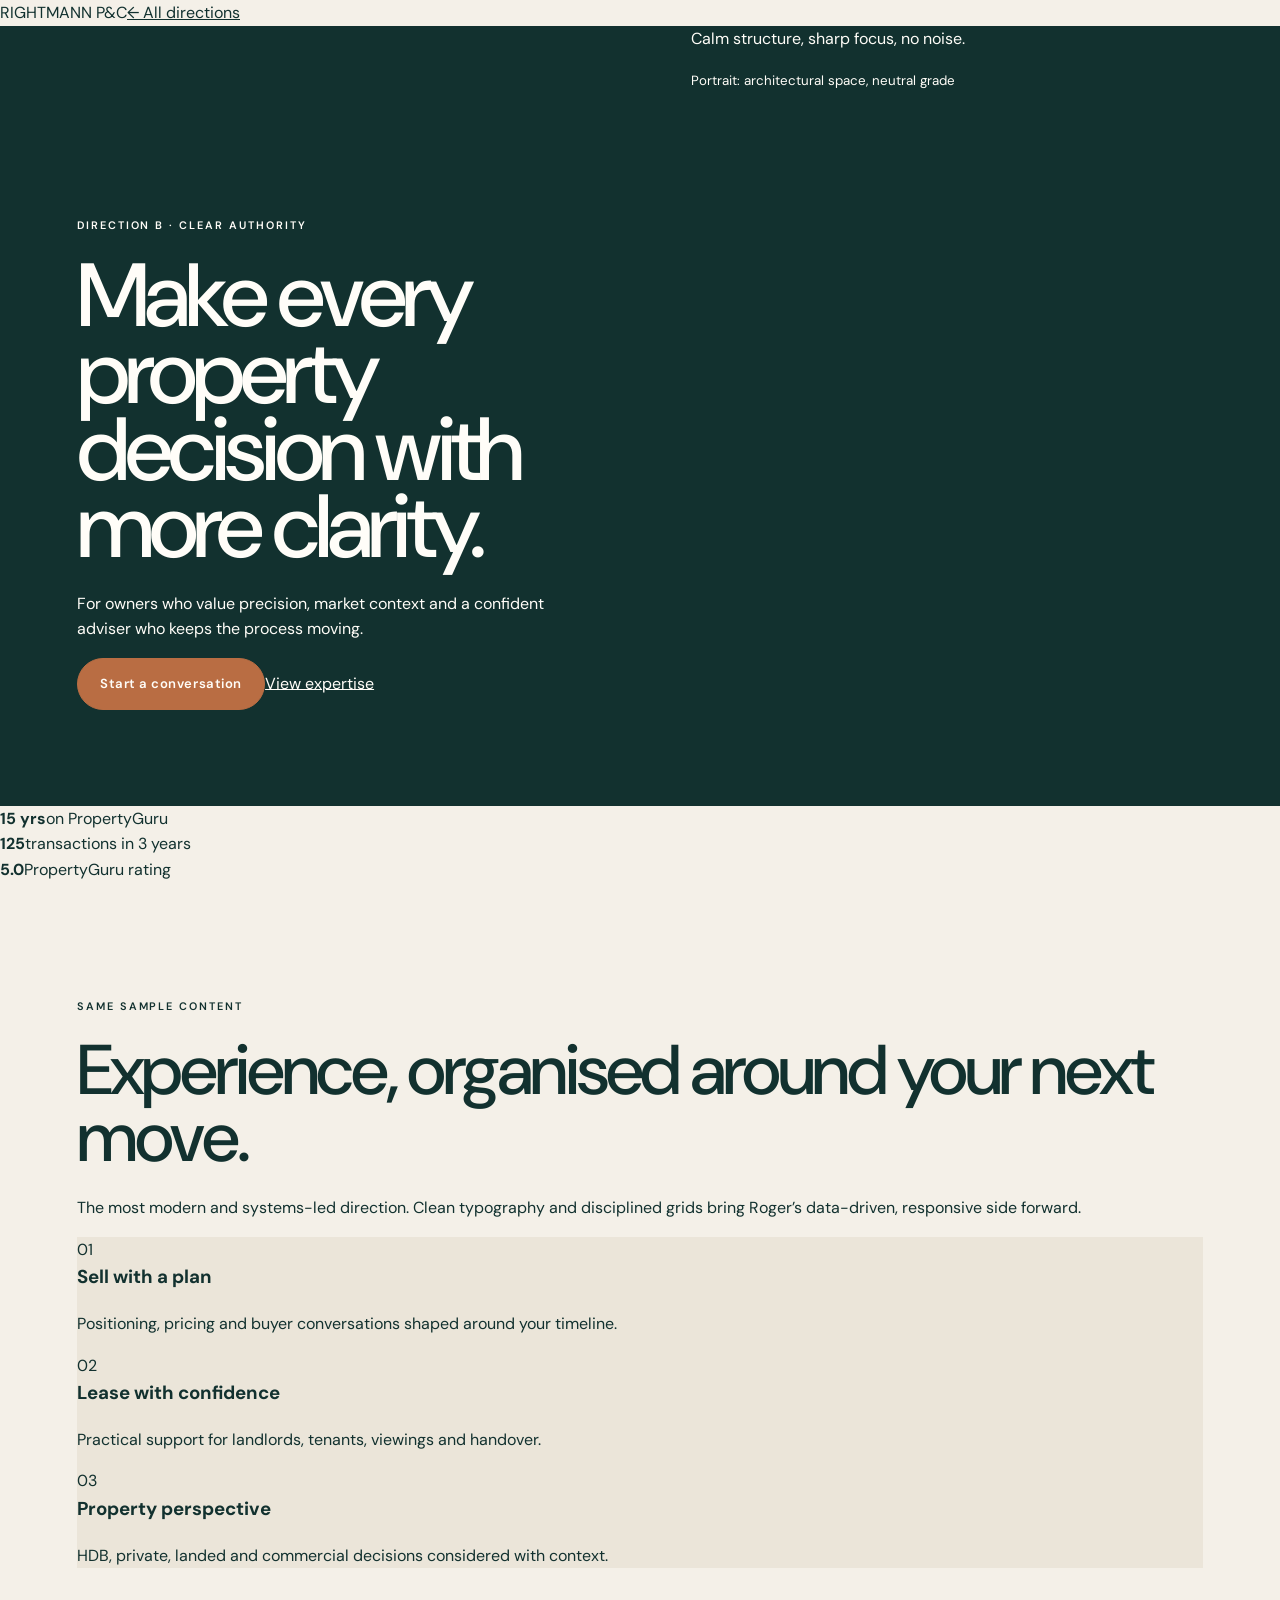
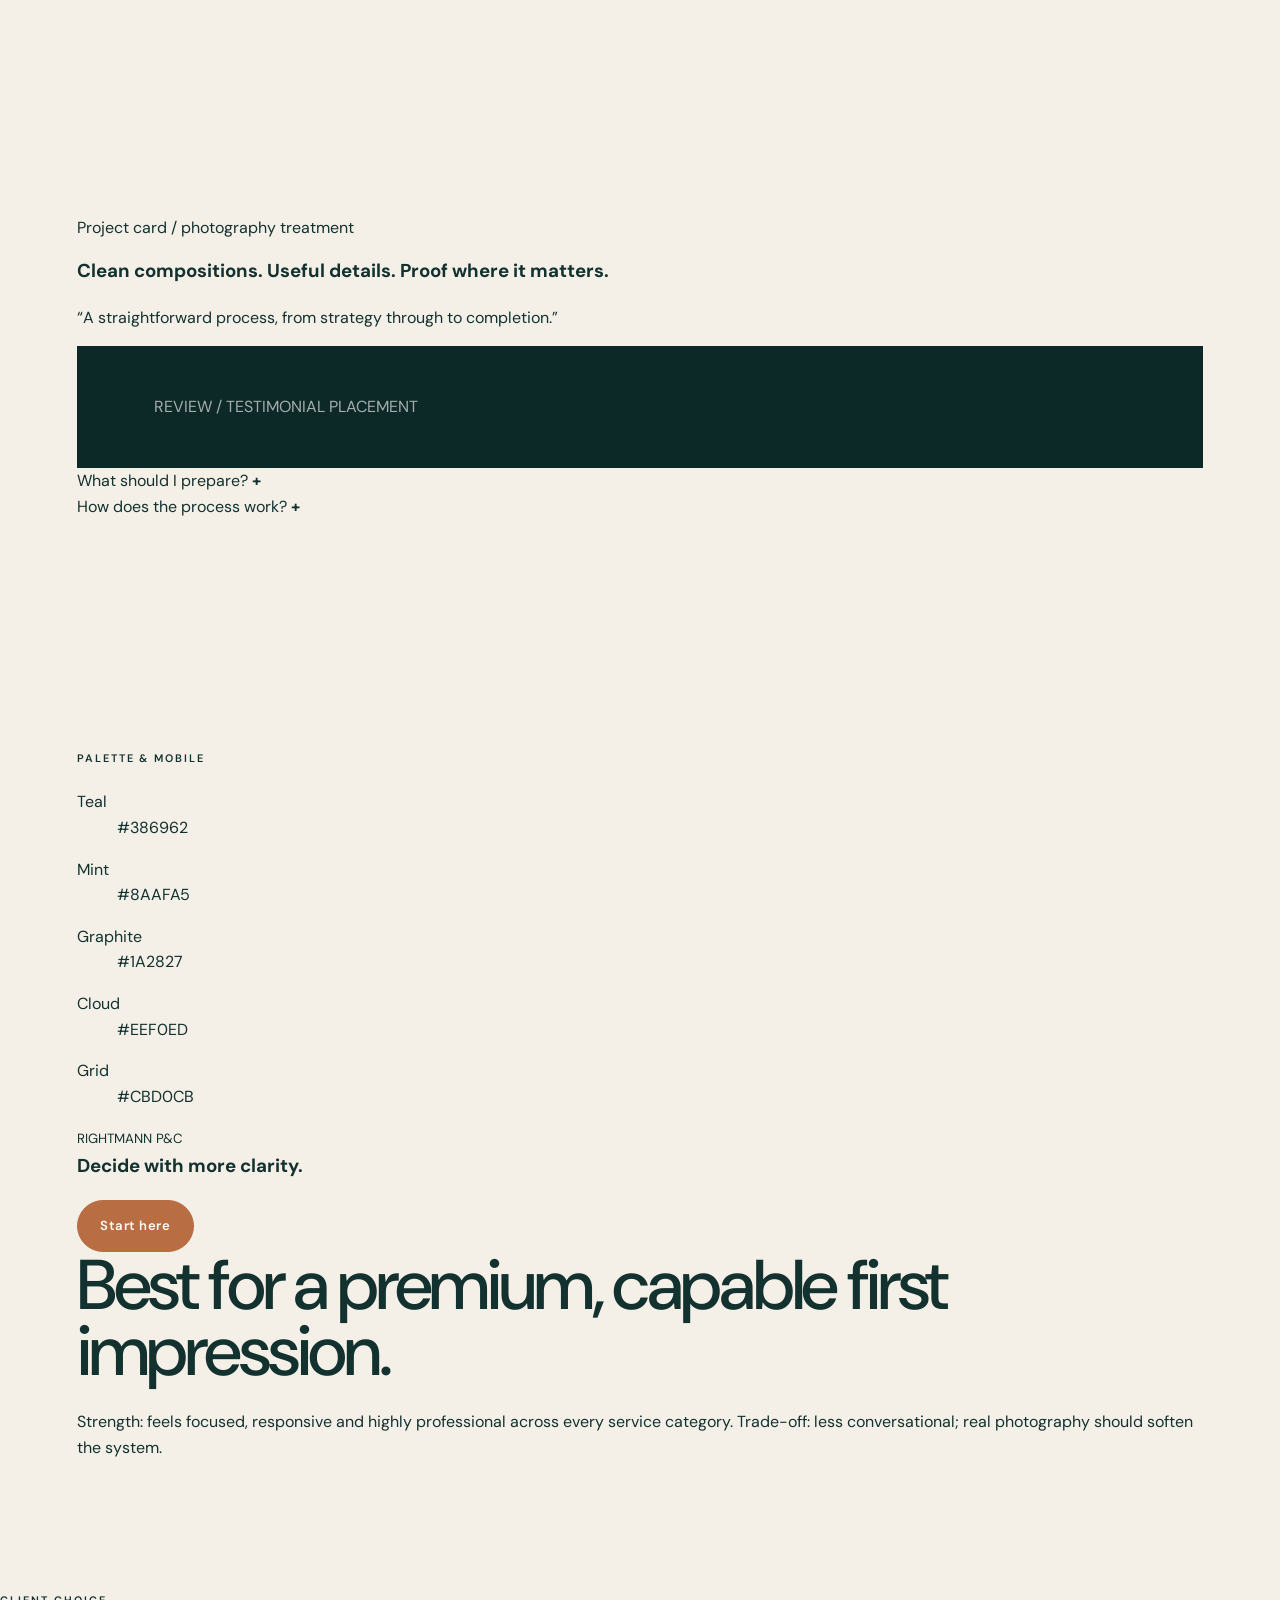
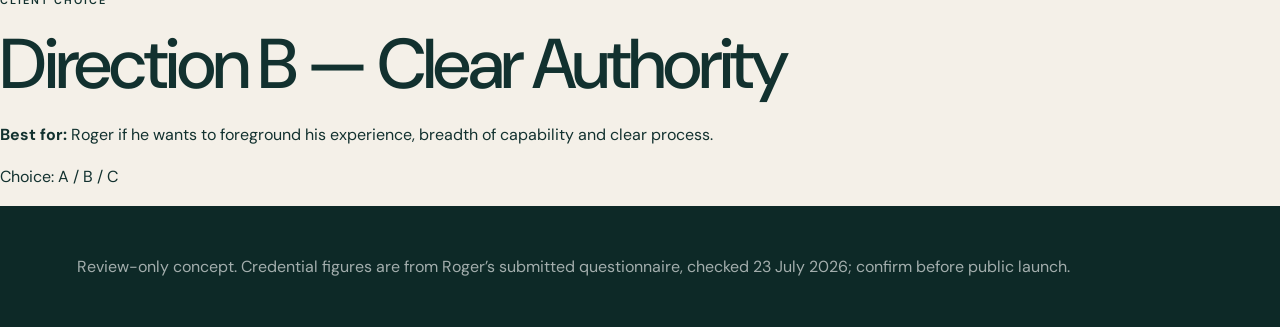
<file: cloudflare-pages-demo/directions/quiet-modern/index.html>
<!doctype html><html lang="en-SG"><head><meta charset="utf-8"><meta name="viewport" content="width=device-width,initial-scale=1"><meta name="robots" content="noindex,nofollow"><title>Direction B — Clear Authority</title><link rel="stylesheet" href="/styles.css"></head><body class="direction direction-b"><div class="page"><header class="top"><a class="brand" href="/">RIGHTMANN P&amp;C</a><a class="back" href="/">← All directions</a></header><main><section class="hero"><div class="hero-copy"><p class="eyebrow">Direction B · Clear Authority</p><h1>Make every property decision with more clarity.</h1><p>For owners who value precision, market context and a confident adviser who keeps the process moving.</p><div class="actions"><a class="button" href="#decision">Start a conversation</a><a class="button-alt" href="#services">View expertise</a></div></div><aside class="portrait"><p>Calm structure, sharp focus, no noise.</p><small>Portrait: architectural space, neutral grade</small></aside></section><section class="stats"><div><strong>15 yrs</strong><span>on PropertyGuru</span></div><div><strong>125</strong><span>transactions in 3 years</span></div><div><strong>5.0</strong><span>PropertyGuru rating</span></div></section><section class="section" id="services"><div class="section-head"><div><p class="eyebrow">Same sample content</p><h2>Experience, organised around your next move.</h2></div><p class="section-intro">The most modern and systems-led direction. Clean typography and disciplined grids bring Roger’s data-driven, responsive side forward.</p></div><div class="services"><article class="service"><span>01</span><h3>Sell with a plan</h3><p>Positioning, pricing and buyer conversations shaped around your timeline.</p></article><article class="service"><span>02</span><h3>Lease with confidence</h3><p>Practical support for landlords, tenants, viewings and handover.</p></article><article class="service"><span>03</span><h3>Property perspective</h3><p>HDB, private, landed and commercial decisions considered with context.</p></article></div></section><section class="section"><div class="component-row"><article class="project"><p class="tag">Project card / photography treatment</p><h3>Clean compositions. Useful details. Proof where it matters.</h3></article><article class="quote"><p>“A straightforward process, from strategy through to completion.”</p><footer>REVIEW / TESTIMONIAL PLACEMENT</footer><div class="faq"><div>What should I prepare? <b>+</b></div><div>How does the process work? <b>+</b></div></div></article></div></section><section class="section"><p class="eyebrow">Palette &amp; mobile</p><div class="swatches"><div class="b1"><dl><dt>Teal</dt><dd>#386962</dd></dl></div><div class="b2"><dl><dt>Mint</dt><dd>#8AAFA5</dd></dl></div><div class="b3"><dl><dt>Graphite</dt><dd>#1A2827</dd></dl></div><div class="b4"><dl><dt>Cloud</dt><dd>#EEF0ED</dd></dl></div><div class="b5"><dl><dt>Grid</dt><dd>#CBD0CB</dd></dl></div></div><div class="mobile"><div class="phone"><small>RIGHTMANN P&amp;C</small><h3>Decide with more clarity.</h3><a class="button">Start here</a></div><div><h2>Best for a premium, capable first impression.</h2><p>Strength: feels focused, responsive and highly professional across every service category. Trade-off: less conversational; real photography should soften the system.</p></div></div></section><section class="decision" id="decision"><p class="eyebrow">Client choice</p><h2>Direction B — Clear Authority</h2><p><strong>Best for:</strong> Roger if he wants to foreground his experience, breadth of capability and clear process.</p><p>Choice: A / B / C</p></section></main><footer class="direction-note">Review-only concept. Credential figures are from Roger’s submitted questionnaire, checked 23 July 2026; confirm before public launch.</footer></div></body></html>
</file>
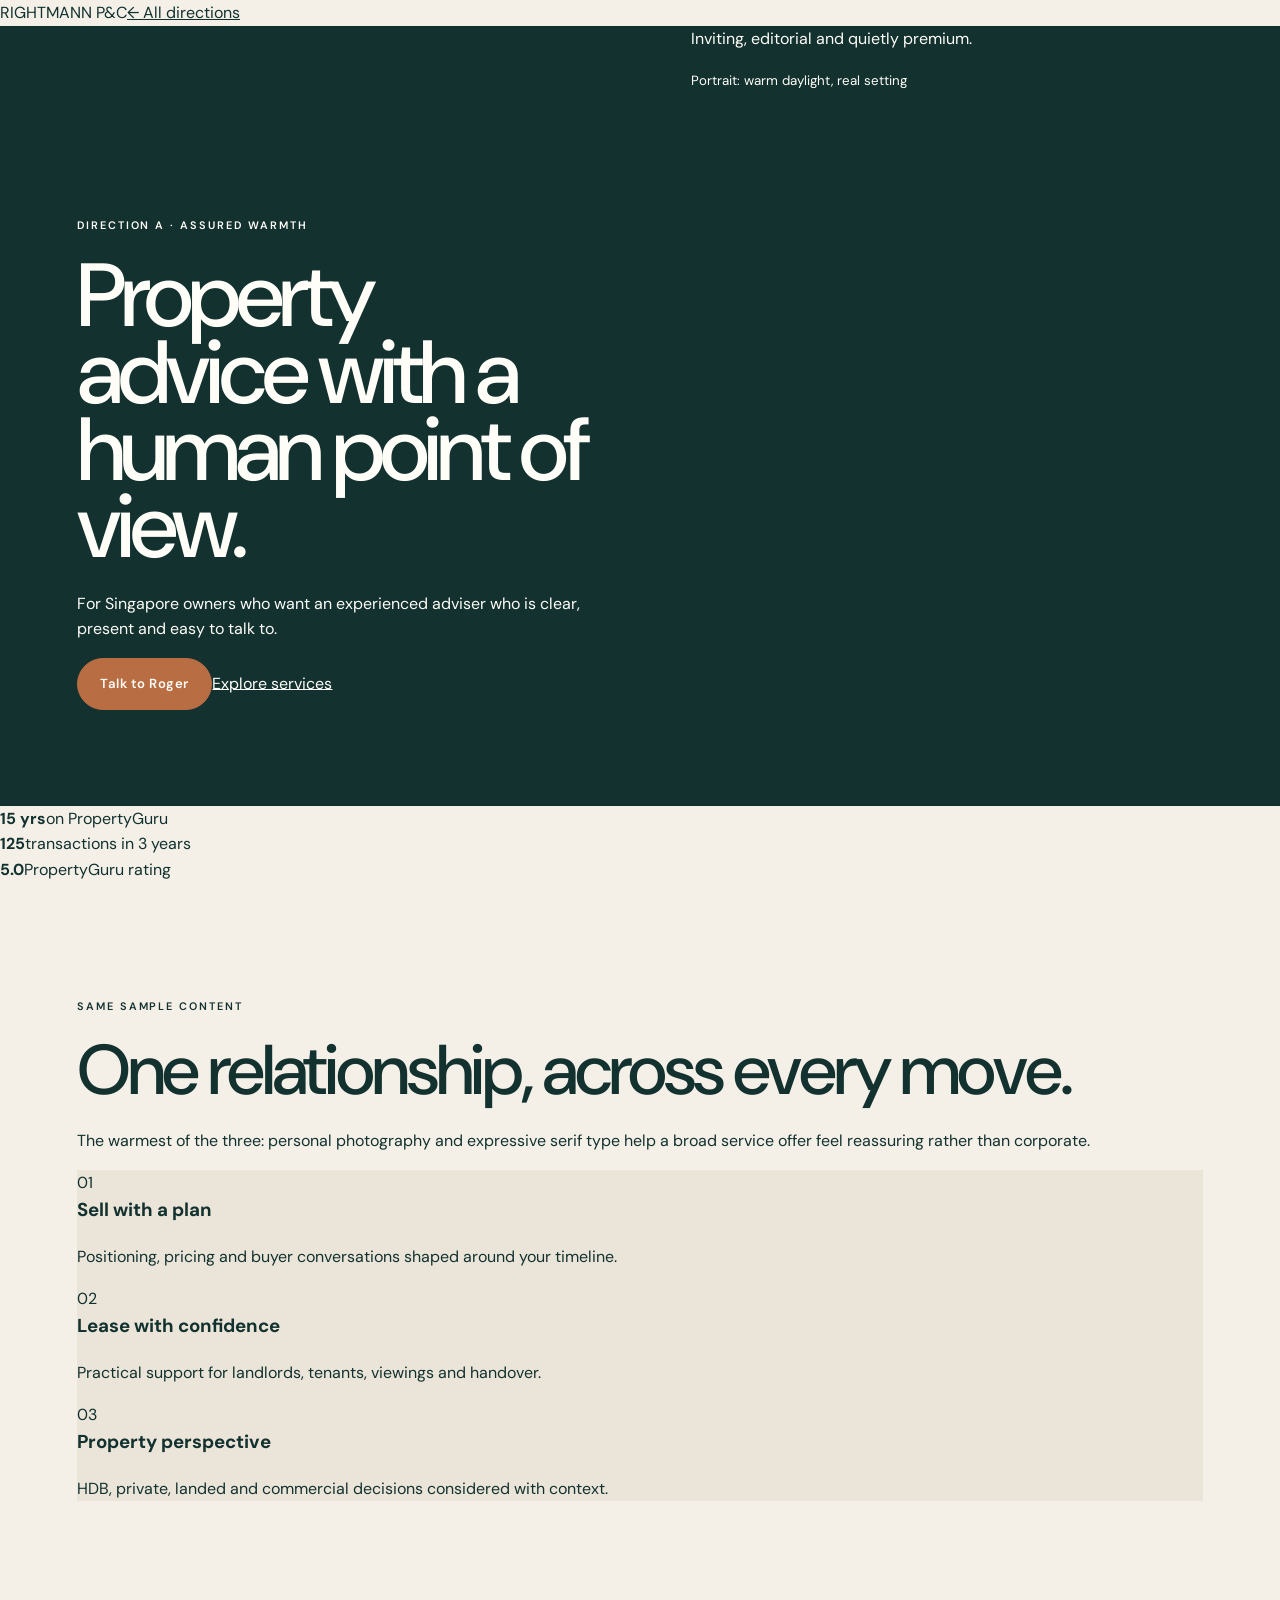
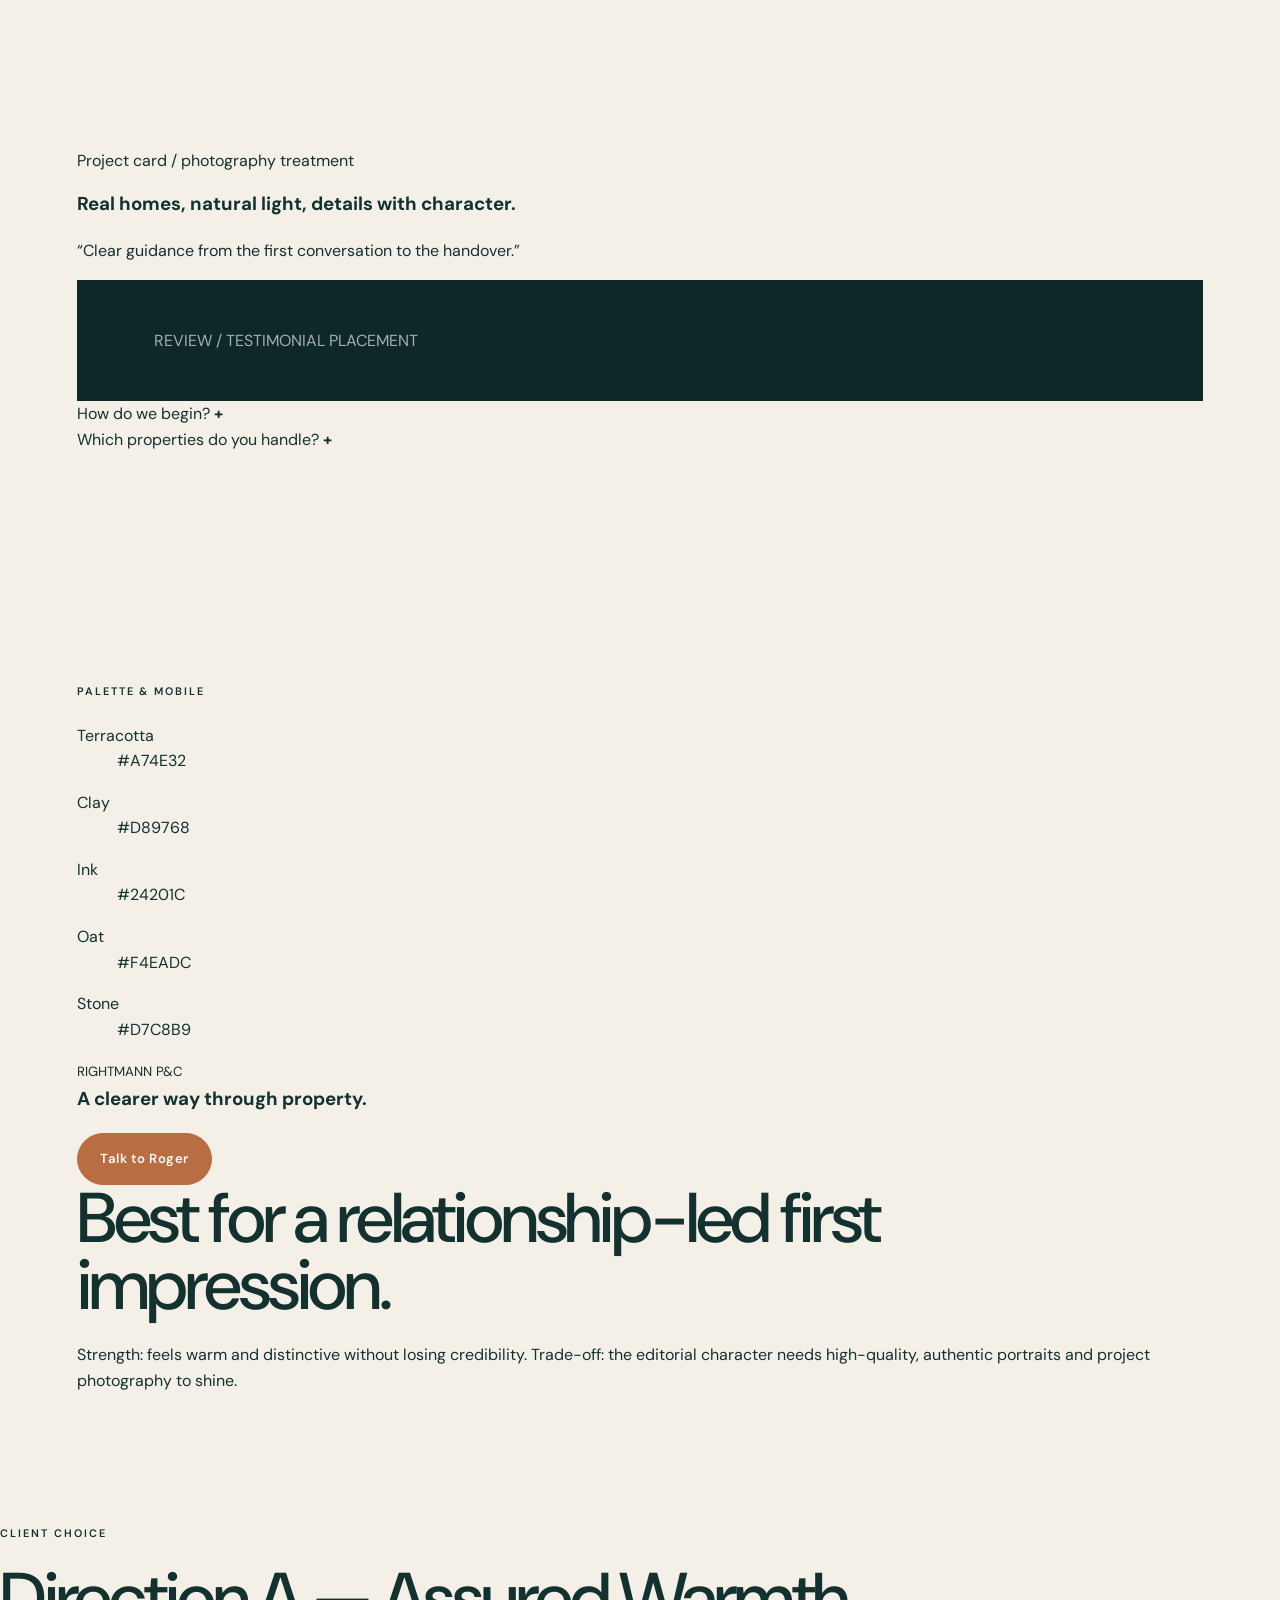
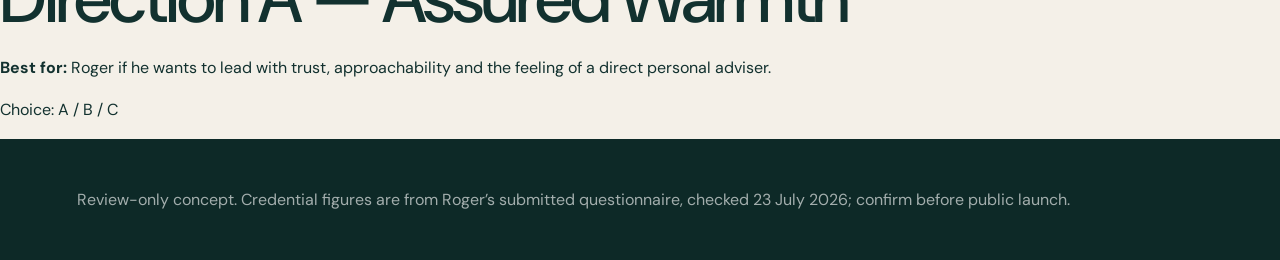
<file: cloudflare-pages-demo/directions/warm-editorial/index.html>
<!doctype html><html lang="en-SG"><head><meta charset="utf-8"><meta name="viewport" content="width=device-width,initial-scale=1"><meta name="robots" content="noindex,nofollow"><title>Direction A — Assured Warmth</title><link rel="stylesheet" href="/styles.css"></head><body class="direction direction-a"><div class="page"><header class="top"><a class="brand" href="/">RIGHTMANN P&amp;C</a><a class="back" href="/">← All directions</a></header><main><section class="hero"><div class="hero-copy"><p class="eyebrow">Direction A · Assured Warmth</p><h1>Property advice with a human point of view.</h1><p>For Singapore owners who want an experienced adviser who is clear, present and easy to talk to.</p><div class="actions"><a class="button" href="#decision">Talk to Roger</a><a class="button-alt" href="#services">Explore services</a></div></div><aside class="portrait"><p>Inviting, editorial and quietly premium.</p><small>Portrait: warm daylight, real setting</small></aside></section><section class="stats"><div><strong>15 yrs</strong><span>on PropertyGuru</span></div><div><strong>125</strong><span>transactions in 3 years</span></div><div><strong>5.0</strong><span>PropertyGuru rating</span></div></section><section class="section" id="services"><div class="section-head"><div><p class="eyebrow">Same sample content</p><h2>One relationship, across every move.</h2></div><p class="section-intro">The warmest of the three: personal photography and expressive serif type help a broad service offer feel reassuring rather than corporate.</p></div><div class="services"><article class="service"><span>01</span><h3>Sell with a plan</h3><p>Positioning, pricing and buyer conversations shaped around your timeline.</p></article><article class="service"><span>02</span><h3>Lease with confidence</h3><p>Practical support for landlords, tenants, viewings and handover.</p></article><article class="service"><span>03</span><h3>Property perspective</h3><p>HDB, private, landed and commercial decisions considered with context.</p></article></div></section><section class="section"><div class="component-row"><article class="project"><p class="tag">Project card / photography treatment</p><h3>Real homes, natural light, details with character.</h3></article><article class="quote"><p>“Clear guidance from the first conversation to the handover.”</p><footer>REVIEW / TESTIMONIAL PLACEMENT</footer><div class="faq"><div>How do we begin? <b>+</b></div><div>Which properties do you handle? <b>+</b></div></div></article></div></section><section class="section"><p class="eyebrow">Palette &amp; mobile</p><div class="swatches"><div class="a1"><dl><dt>Terracotta</dt><dd>#A74E32</dd></dl></div><div class="a2"><dl><dt>Clay</dt><dd>#D89768</dd></dl></div><div class="a3"><dl><dt>Ink</dt><dd>#24201C</dd></dl></div><div class="a4"><dl><dt>Oat</dt><dd>#F4EADC</dd></dl></div><div class="a5"><dl><dt>Stone</dt><dd>#D7C8B9</dd></dl></div></div><div class="mobile"><div class="phone"><small>RIGHTMANN P&amp;C</small><h3>A clearer way through property.</h3><a class="button">Talk to Roger</a></div><div><h2>Best for a relationship-led first impression.</h2><p>Strength: feels warm and distinctive without losing credibility. Trade-off: the editorial character needs high-quality, authentic portraits and project photography to shine.</p></div></div></section><section class="decision" id="decision"><p class="eyebrow">Client choice</p><h2>Direction A — Assured Warmth</h2><p><strong>Best for:</strong> Roger if he wants to lead with trust, approachability and the feeling of a direct personal adviser.</p><p>Choice: A / B / C</p></section></main><footer class="direction-note">Review-only concept. Credential figures are from Roger’s submitted questionnaire, checked 23 July 2026; confirm before public launch.</footer></div></body></html>
</file>
<file: styles.css>
@import url("https://fonts.googleapis.com/css2?family=DM+Sans:wght@400;500;600&family=Newsreader:ital,opsz,wght@1,6..72,400&display=swap");

:root {
  --ink: #12312f;
  --ink-2: #244744;
  --paper: #f4f0e8;
  --paper-2: #ebe5d9;
  --white: #fffdf8;
  --accent: #b96d43;
  --line: rgba(18, 49, 47, 0.18);
  --serif: "Newsreader", Georgia, serif;
  --sans: "DM Sans", Arial, sans-serif;
}

* { box-sizing: border-box; }
html { scroll-behavior: smooth; }
body {
  margin: 0;
  background: var(--paper);
  color: var(--ink);
  font-family: var(--sans);
  font-size: 16px;
  line-height: 1.6;
  -webkit-font-smoothing: antialiased;
}
img { display: block; max-width: 100%; }
a { color: inherit; }
button, a { -webkit-tap-highlight-color: transparent; }

.skip-link {
  position: fixed;
  top: -100px;
  left: 1rem;
  z-index: 100;
  padding: .75rem 1rem;
  background: var(--white);
}
.skip-link:focus { top: 1rem; }

.site-header {
  position: absolute;
  inset: 0 0 auto;
  z-index: 10;
  height: 96px;
  display: grid;
  grid-template-columns: 1fr auto 1fr;
  align-items: center;
  gap: 2rem;
  padding: 0 clamp(1.25rem, 4vw, 5rem);
  color: var(--white);
}
.brand {
  display: inline-flex;
  align-items: center;
  gap: .85rem;
  width: max-content;
  text-decoration: none;
  line-height: 1.1;
}
.brand-mark {
  display: grid;
  place-items: center;
  width: 42px;
  height: 42px;
  border: 1px solid currentColor;
  border-radius: 50%;
  font-family: var(--serif);
  font-style: italic;
  font-size: 1.05rem;
}
.brand strong { display: block; font-size: .95rem; letter-spacing: .02em; }
.brand small { display: block; margin-top: .32rem; font-size: .63rem; text-transform: uppercase; letter-spacing: .16em; opacity: .72; }
nav { display: flex; gap: 2rem; }
nav a {
  font-size: .78rem;
  text-decoration: none;
  text-transform: uppercase;
  letter-spacing: .13em;
}
.header-actions { display: flex; justify-content: flex-end; align-items: center; gap: .75rem; }
.language-toggle {
  border: 0;
  background: transparent;
  color: inherit;
  padding: .65rem;
  font: 600 .74rem/1 var(--sans);
  letter-spacing: .08em;
  cursor: pointer;
}
.lang-zh { display: none; }
html[lang="zh-SG"] .lang-en { display: none; }
html[lang="zh-SG"] .lang-zh { display: inline; }

.button {
  display: inline-flex;
  align-items: center;
  justify-content: center;
  min-height: 52px;
  padding: .85rem 1.4rem;
  border: 1px solid var(--accent);
  border-radius: 999px;
  background: var(--accent);
  color: var(--white);
  font-weight: 600;
  font-size: .82rem;
  letter-spacing: .04em;
  text-decoration: none;
  transition: transform .2s ease, background .2s ease;
}
.button:hover { transform: translateY(-2px); background: #a95f38; }
.button-small { min-height: 42px; padding: .65rem 1.05rem; font-size: .72rem; }
.button-light { border-color: var(--white); background: var(--white); color: var(--ink); }
.text-link {
  display: inline-block;
  padding-bottom: .2rem;
  border-bottom: 1px solid currentColor;
  text-decoration: none;
  font-size: .82rem;
  font-weight: 600;
}

.hero {
  min-height: 780px;
  display: grid;
  grid-template-columns: 54% 46%;
  background: var(--ink);
  color: var(--white);
  overflow: hidden;
}
.hero-copy {
  position: relative;
  z-index: 2;
  align-self: center;
  padding: 10rem clamp(2rem, 7vw, 8.5rem) 4rem clamp(1.25rem, 6vw, 7rem);
}
.eyebrow {
  margin: 0 0 1.4rem;
  font-size: .68rem;
  font-weight: 600;
  text-transform: uppercase;
  letter-spacing: .18em;
}
h1, h2, h3, p { margin-top: 0; }
h1 {
  max-width: 760px;
  margin-bottom: 1.6rem;
  font-size: clamp(3.7rem, 7vw, 7.4rem);
  line-height: .86;
  letter-spacing: -.055em;
  font-weight: 500;
}
h1 em, h2 em { font-family: var(--serif); font-weight: 400; }
/* Chinese copy uses the same deliberate line break, but needs CJK-appropriate spacing. */
html[lang="zh-SG"] h1 {
  max-width: 11em;
  font-family: var(--sans);
  font-size: clamp(3.25rem, 5.8vw, 6.2rem);
  line-height: 1.08;
  letter-spacing: .015em;
}
html[lang="zh-SG"] h1 em {
  font-family: inherit;
  font-style: normal;
  font-weight: 500;
}
.hero-lead { max-width: 580px; color: rgba(255,255,255,.75); font-size: clamp(1rem, 1.35vw, 1.2rem); }
.hero-actions { display: flex; align-items: center; gap: 1.5rem; margin: 2rem 0 4.5rem; }
.proof-strip {
  display: grid;
  grid-template-columns: repeat(3, 1fr);
  max-width: 660px;
  margin: 0;
  padding: 1.4rem 0 0;
  border-top: 1px solid rgba(255,255,255,.22);
}
.proof-strip div + div { padding-left: 1.6rem; border-left: 1px solid rgba(255,255,255,.18); }
.proof-strip dt { font-family: var(--serif); font-size: 1.75rem; font-style: italic; }
.proof-strip dd { margin: .2rem 0 0; color: rgba(255,255,255,.58); font-size: .67rem; text-transform: uppercase; letter-spacing: .08em; }
.data-note { margin: .75rem 0 0; color: rgba(255,255,255,.38); font-size: .62rem; }
.hero-portrait { position: relative; margin: 0; min-height: 780px; background: var(--paper-2); overflow: hidden; }
.hero-portrait::after { content: ""; position: absolute; inset: 0; box-shadow: inset 50px 0 80px rgba(18,49,47,.18); pointer-events: none; }
.hero-portrait img { width: 100%; height: 100%; object-fit: cover; object-position: 58% center; }
.hero-portrait figcaption {
  position: absolute;
  z-index: 2;
  right: 1rem;
  bottom: 1rem;
  max-width: 260px;
  padding: .55rem .7rem;
  background: rgba(18,49,47,.78);
  color: rgba(255,255,255,.7);
  font-size: .55rem;
  line-height: 1.4;
}

.section { padding: clamp(5rem, 9vw, 9rem) clamp(1.25rem, 6vw, 7rem); }
.section-number { margin: .3rem 0 0; font-size: .67rem; letter-spacing: .12em; opacity: .5; }
h2 { margin-bottom: 1.5rem; font-size: clamp(2.7rem, 5.5vw, 5.7rem); line-height: .95; letter-spacing: -.045em; font-weight: 500; }
.intro { display: grid; grid-template-columns: .35fr 1.25fr .9fr; gap: clamp(2rem, 5vw, 6rem); align-items: start; }
.intro-copy { padding-top: 3rem; }
.intro-copy > p { font-size: 1.05rem; color: var(--ink-2); }
blockquote { margin: 3rem 0 0; padding: 1.5rem 0 0; border-top: 1px solid var(--line); font-family: var(--serif); font-style: italic; font-size: 1.65rem; line-height: 1.2; }

.services { background: var(--paper-2); }
.section-heading { display: grid; grid-template-columns: .35fr 2.15fr; gap: clamp(2rem, 5vw, 6rem); }
.service-grid { display: grid; grid-template-columns: repeat(4, 1fr); margin-top: 4.5rem; border-top: 1px solid var(--line); }
.service-grid article { min-height: 300px; padding: 1.5rem 1.5rem 1.5rem 0; }
.service-grid article + article { padding-left: 1.5rem; border-left: 1px solid var(--line); }
.service-grid span { font-size: .65rem; opacity: .5; }
.service-grid h3 { margin: 5rem 0 1.2rem; font-size: 1.3rem; font-weight: 600; }
.service-grid p { color: var(--ink-2); font-size: .9rem; }

.experience { display: grid; grid-template-columns: 1.2fr .8fr; gap: clamp(3rem, 9vw, 10rem); }
.experience-copy h2 { max-width: 900px; }
.experience-copy > p:not(.section-number,.eyebrow) { max-width: 680px; color: var(--ink-2); }
.profile-links { display: flex; flex-wrap: wrap; gap: 1.5rem; margin-top: 2.5rem; }
.market-card { align-self: end; padding: 2.2rem; background: var(--ink); color: var(--white); }
.market-card ul { list-style: none; margin: 0; padding: 0; }
.market-card li { display: flex; justify-content: space-between; gap: 1rem; padding: 1rem 0; border-top: 1px solid rgba(255,255,255,.15); font-size: .8rem; }
.market-card li span { color: rgba(255,255,255,.58); }
.market-card li strong { text-align: right; font-weight: 500; }

.opportunities { display: grid; grid-template-columns: 1.2fr .8fr; gap: 5rem; background: var(--accent); color: var(--white); }
.opportunities h2 { max-width: 780px; }
.opportunities > div:last-child { align-self: end; max-width: 540px; }
.opportunities .button { margin-top: 1rem; }
.contact { display: grid; grid-template-columns: 1.2fr .8fr; gap: 5rem; }
.contact-details { align-self: end; }
.contact-line { display: flex; justify-content: space-between; gap: 2rem; padding: 1.2rem 0; border-top: 1px solid var(--line); text-decoration: none; }
.contact-line span { font-size: .76rem; text-transform: uppercase; letter-spacing: .1em; }
.contact-line strong { font-size: .9rem; }
.placeholder { cursor: default; }
.placeholder-note { color: var(--ink-2); font-size: .7rem; }

footer {
  display: grid;
  grid-template-columns: 1fr auto auto;
  align-items: end;
  gap: 2rem;
  padding: 3rem clamp(1.25rem, 6vw, 7rem);
  background: #0d2927;
  color: rgba(255,255,255,.62);
}
footer p { margin: 0; font-size: .67rem; }
.footer-brand { color: var(--white); }

@media (max-width: 980px) {
  .site-header { grid-template-columns: 1fr auto; }
  nav { display: none; }
  .hero { grid-template-columns: 1fr; }
  .hero-copy { min-height: 700px; padding-top: 9rem; }
  .hero-portrait { min-height: min(112vw, 780px); }
  .hero-portrait::after { box-shadow: inset 0 50px 80px rgba(18,49,47,.14); }
  .intro { grid-template-columns: .2fr 1.3fr; }
  .intro-copy { grid-column: 2; padding-top: 0; }
  .service-grid { grid-template-columns: repeat(2, 1fr); }
  .service-grid article:nth-child(3) { border-left: 0; border-top: 1px solid var(--line); padding-left: 0; }
  .service-grid article:nth-child(4) { border-top: 1px solid var(--line); }
  .experience, .opportunities, .contact { grid-template-columns: 1fr; }
  .market-card { max-width: 620px; }
  footer { grid-template-columns: 1fr 1fr; }
  footer > p:last-child { text-align: right; }
  footer > p:nth-child(2) { grid-column: 1 / -1; grid-row: 2; }
}

@media (max-width: 620px) {
  .site-header { height: 82px; padding-inline: 1rem; }
  .brand small { display: none; }
  .brand-mark { width: 36px; height: 36px; }
  .header-actions .button { display: none; }
  h1 { font-size: clamp(3.4rem, 18vw, 5.2rem); }
  html[lang="zh-SG"] h1 { font-size: clamp(2.15rem, 9.3vw, 3.4rem); }
  .hero-copy { min-height: 680px; padding: 8rem 1.2rem 3rem; }
  .hero-actions { align-items: flex-start; flex-direction: column; margin-bottom: 3rem; }
  .proof-strip { gap: .75rem; }
  .proof-strip div + div { padding-left: .75rem; }
  .proof-strip dt { font-size: 1.35rem; }
  .section { padding: 4.5rem 1.2rem; }
  .intro, .section-heading { grid-template-columns: 1fr; gap: 1.5rem; }
  .intro-copy { grid-column: auto; }
  .service-grid { grid-template-columns: 1fr; margin-top: 2rem; }
  .service-grid article, .service-grid article + article, .service-grid article:nth-child(3) { min-height: auto; padding: 1.5rem 0; border-left: 0; border-top: 1px solid var(--line); }
  .service-grid h3 { margin-top: 2rem; }
  .profile-links { flex-direction: column; align-items: flex-start; }
  .contact-line { flex-direction: column; gap: .4rem; }
  footer { grid-template-columns: 1fr; }
  footer > p:last-child { text-align: left; }
}

@media (prefers-reduced-motion: reduce) {
  html { scroll-behavior: auto; }
  *, *::before, *::after { transition-duration: .01ms !important; }
}
</file>
<file: website-files/styles.css>
@import url('https://fonts.googleapis.com/css2?family=DM+Mono&family=DM+Sans:opsz,wght@9..40,400;9..40,500;9..40,700&family=Fraunces:opsz,wght@9..144,600;9..144,700&family=Manrope:wght@400;500;600;700&family=Newsreader:opsz,wght@6..72,500;6..72,600;6..72,700&display=swap');
:root{--cream:#f5f1e9;--black:#18211f;--mono:"DM Mono",monospace}*{box-sizing:border-box}body{margin:0;color:var(--ink);background:var(--bg);font-family:var(--body)}a{color:inherit}.hub{--ink:#16201e;--bg:#f5f1e9;--body:"DM Sans",sans-serif}.hub main{width:min(1120px,calc(100% - 40px));margin:auto;padding:9vh 0}.kicker,.eyebrow,.tag,.swatches dt{font:11px/1.2 var(--mono);letter-spacing:.11em;text-transform:uppercase}.hub h1{max-width:850px;margin:22px 0;font:600 clamp(54px,9vw,128px)/.9 Fraunces,serif;letter-spacing:-.06em}.lead{max-width:570px;font-size:18px;line-height:1.55}.choice-grid{display:grid;grid-template-columns:repeat(3,1fr);gap:16px;margin:56px 0 20px}.choice{min-height:350px;padding:24px;display:flex;flex-direction:column;text-decoration:none;transition:transform .2s}.choice:hover{transform:translateY(-5px)}.choice span{font:11px var(--mono);text-transform:uppercase}.choice strong{margin-top:auto;font:600 clamp(32px,3.4vw,52px)/.9 Fraunces,serif;letter-spacing:-.05em}.choice em{margin-top:16px;font-size:14px;font-style:normal}.amber{background:#c96f47;color:#2a180e}.ink{background:#202927;color:#eff0e9}.green{background:#a8bbae;color:#17332f}.note{max-width:680px;color:#58605c;font-size:13px;line-height:1.5}
.direction{--bg:#f4eadc;--ink:#24201c;--body:"DM Sans",sans-serif;--display:Fraunces,serif;--accent:#a74e32;--panel:#e6d0b7;--soft:#f8f1e8}.direction-b{--bg:#eef0ed;--ink:#1a2827;--body:Manrope,sans-serif;--display:Manrope,sans-serif;--accent:#386962;--panel:#d1dfda;--soft:#fff}.direction-c{--bg:#dce4da;--ink:#16342e;--body:"DM Sans",sans-serif;--display:Newsreader,serif;--accent:#3b786e;--panel:#a9c6bd;--soft:#edf1e8}.page{width:min(1160px,calc(100% - 40px));margin:auto}.top{padding:22px 0;border-bottom:1px solid color-mix(in srgb,var(--ink) 18%,transparent);display:flex;justify-content:space-between;align-items:center;font-size:12px}.top a{text-decoration:none}.brand{font-weight:700}.back{font-family:var(--mono);font-size:11px}.hero{display:grid;grid-template-columns:1.15fr .85fr;min-height:590px;align-items:center;gap:8vw;padding:70px 0}.eyebrow{color:var(--accent)}.hero h1{margin:18px 0;font:600 clamp(54px,7vw,94px)/.91 var(--display);letter-spacing:-.065em}.direction-b .hero h1{letter-spacing:-.07em}.hero-copy>p:not(.eyebrow){max-width:500px;font-size:18px;line-height:1.55}.actions{display:flex;gap:13px;align-items:center;margin-top:28px}.button{padding:14px 18px;background:var(--ink);color:var(--bg);border:1px solid var(--ink);text-decoration:none;font-size:13px;font-weight:700}.button-alt{padding:14px 5px;border-bottom:1px solid var(--ink);text-decoration:none;font-size:13px}.portrait{min-height:460px;padding:26px;display:flex;align-items:flex-end;background:var(--panel);position:relative;overflow:hidden}.portrait:before{content:"";position:absolute;width:75%;aspect-ratio:1;border:1px solid color-mix(in srgb,var(--ink) 35%,transparent);border-radius:50%;top:10%;right:-12%}.portrait:after{content:"R";position:absolute;top:0;right:4%;font:700 400px/.75 var(--display);color:color-mix(in srgb,var(--ink) 9%,transparent)}.portrait p{position:relative;z-index:1;max-width:190px;font:600 29px/1 var(--display);letter-spacing:-.04em}.portrait small{position:absolute;bottom:24px;right:24px;font:10px var(--mono);writing-mode:vertical-rl}.stats{display:grid;grid-template-columns:repeat(3,1fr);gap:1px;background:color-mix(in srgb,var(--ink) 20%,transparent)}.stats div{padding:23px;background:var(--bg)}.stats strong{display:block;font:600 34px/.9 var(--display);letter-spacing:-.05em}.stats span{display:block;margin-top:8px;font-size:12px;line-height:1.35}.section{padding:90px 0;border-top:1px solid color-mix(in srgb,var(--ink) 18%,transparent)}.section-head{display:flex;justify-content:space-between;gap:30px;align-items:end;margin-bottom:30px}.section h2{max-width:630px;margin:12px 0 0;font:600 clamp(36px,5vw,60px)/.96 var(--display);letter-spacing:-.055em}.section-intro{max-width:290px;margin:0;font-size:14px;line-height:1.5}.services{display:grid;grid-template-columns:repeat(3,1fr);gap:14px}.service{min-height:210px;padding:21px;border:1px solid color-mix(in srgb,var(--ink) 20%,transparent)}.service span{font:11px var(--mono);color:var(--accent)}.service h3{margin:55px 0 8px;font:600 25px/1 var(--display);letter-spacing:-.04em}.service p{margin:0;font-size:13px;line-height:1.45}.component-row{display:grid;grid-template-columns:1.1fr .9fr;gap:22px}.project{min-height:310px;padding:25px;background:var(--ink);color:var(--bg);display:flex;flex-direction:column;justify-content:end}.project .tag{color:var(--panel)}.project h3{max-width:420px;margin:12px 0 0;font:600 38px/.98 var(--display);letter-spacing:-.05em}.quote{padding:25px;background:var(--soft);border:1px solid color-mix(in srgb,var(--ink) 15%,transparent)}.quote p{margin:0;font:600 28px/1.05 var(--display);letter-spacing:-.04em}.quote footer{margin-top:26px;font:11px var(--mono)}.faq{margin-top:22px;border-top:1px solid color-mix(in srgb,var(--ink) 22%,transparent)}.faq div{padding:17px 0;border-bottom:1px solid color-mix(in srgb,var(--ink) 22%,transparent);display:flex;justify-content:space-between;font-size:15px}.form-preview{padding:26px;background:var(--panel)}.form-preview h3{margin:0 0 18px;font:600 32px/1 var(--display);letter-spacing:-.05em}.fields{display:grid;grid-template-columns:1fr 1fr;gap:10px}.field{padding:13px;background:var(--bg);font-size:12px;color:color-mix(in srgb,var(--ink) 60%,transparent)}.field.full{grid-column:span 2}.swatches{display:grid;grid-template-columns:repeat(5,1fr);margin-top:25px}.swatches div{min-height:95px;padding:10px;display:flex;align-items:end}.swatches dt{font-size:9px}.swatches dd{margin:3px 0 0;font:10px var(--mono)}.a1{background:#a74e32;color:#fff}.a2{background:#d89768}.a3{background:#24201c;color:#fff}.a4{background:#f4eadc}.a5{background:#d7c8b9}.b1{background:#386962;color:#fff}.b2{background:#8aafa5}.b3{background:#1a2827;color:#fff}.b4{background:#eef0ed}.b5{background:#cbd0cb}.c1{background:#3b786e;color:#fff}.c2{background:#7fa99b}.c3{background:#16342e;color:#fff}.c4{background:#dce4da}.c5{background:#b7c7b7}.mobile{display:grid;grid-template-columns:210px 1fr;gap:48px;align-items:center}.phone{width:205px;padding:15px;border:7px solid var(--ink);border-radius:27px;background:var(--bg)}.phone small{font:9px var(--mono)}.phone h3{margin:30px 0 15px;font:600 32px/.92 var(--display);letter-spacing:-.06em}.phone .button{display:inline-block;padding:10px;font-size:10px}.direction-note{padding:22px 0 50px;color:color-mix(in srgb,var(--ink) 68%,transparent);font-size:12px;line-height:1.5}.decision{padding:32px;background:var(--ink);color:var(--bg)}.decision h2{margin:7px 0 12px;font:600 42px/.95 var(--display)}.decision p{max-width:620px;line-height:1.5}.decision strong{color:var(--panel)}@media(max-width:720px){.hub main,.page{width:min(100% - 32px,1160px)}.choice-grid,.services,.component-row,.mobile{grid-template-columns:1fr}.choice{min-height:190px}.hero{grid-template-columns:1fr;padding:48px 0;gap:32px}.portrait{min-height:280px}.stats{grid-template-columns:1fr}.section{padding:55px 0}.section-head{display:block}.section-intro{margin-top:18px}.swatches{grid-template-columns:repeat(3,1fr)}.fields{grid-template-columns:1fr}.field.full{grid-column:auto}.mobile{gap:22px}.phone{margin:auto}}
</file>
<file: website-files/production.css>
/* Production extensions using Direction C's exact tokens and typefaces. */
.skip-link {
  position: fixed;
  top: -100px;
  left: 16px;
  z-index: 20;
  padding: 12px 16px;
  background: var(--soft);
  font: 11px var(--mono);
}
.skip-link:focus { top: 12px; }
.top-actions { display: flex; align-items: center; gap: 18px; }
.language-toggle {
  padding: 0;
  border: 0;
  background: transparent;
  color: inherit;
  cursor: pointer;
  font: 11px var(--mono);
  letter-spacing: .08em;
}
.lang-zh { display: none; }
html[lang="zh-SG"] .lang-en { display: none; }
html[lang="zh-SG"] .lang-zh { display: inline; }
.data-note {
  margin-top: 20px !important;
  color: color-mix(in srgb, var(--ink) 70%, transparent);
  font: 10px/1.5 var(--mono) !important;
}
.portrait-photo { padding: 0; display: block; }
.portrait-photo::before, .portrait-photo::after { display: none; }
.portrait-photo img {
  width: 100%;
  height: 460px;
  object-fit: cover;
  object-position: 58% center;
}
.portrait-photo figcaption {
  position: absolute;
  right: 14px;
  bottom: 14px;
  max-width: 250px;
  padding: 8px 10px;
  background: color-mix(in srgb, var(--ink) 85%, transparent);
  color: var(--soft);
  font: 9px/1.4 var(--mono);
}
.faq a { text-decoration: none; }
.contact-layout {
  display: grid;
  grid-template-columns: 1.1fr .9fr;
  gap: 8vw;
  align-items: end;
}
.contact-layout > div > p { max-width: 500px; font-size: 15px; line-height: 1.55; }
.contact-links { border-top: 1px solid color-mix(in srgb, var(--ink) 22%, transparent); }
.contact-links a {
  display: flex;
  justify-content: space-between;
  gap: 20px;
  padding: 17px 0;
  border-bottom: 1px solid color-mix(in srgb, var(--ink) 22%, transparent);
  text-decoration: none;
  font-size: 13px;
}
.contact-links span { font: 10px var(--mono); text-transform: uppercase; letter-spacing: .08em; }
.contact-links strong { font-weight: 500; text-align: right; }

@media (max-width: 720px) {
  .top-actions .back { display: none; }
  .portrait-photo img { height: 360px; }
  .portrait-photo figcaption { left: 14px; right: 14px; }
  .contact-layout { grid-template-columns: 1fr; gap: 25px; }
  .contact-links a { flex-direction: column; gap: 5px; }
  .contact-links strong { text-align: left; }
}
</file>
<file: website-files/typography.css>
/* Reading-size adjustments: supporting content should remain comfortable on small screens. */
.top {
  font-size: 13px;
}

.back {
  font-size: 12px;
}

.stats span {
  font-size: 14px;
  line-height: 1.45;
}

.section-intro {
  font-size: 16px;
  line-height: 1.5;
}

.service span {
  font-size: 12px;
}

.service p {
  font-size: 15px;
  line-height: 1.5;
}

.direction-note {
  font-size: 13px;
  line-height: 1.55;
}

.faq-section .quote footer {
  font: 16px/1.5 var(--body);
}

.faq-section .component-row {
  grid-template-columns: repeat(2, 1fr);
}

.contact-links a {
  padding: 20px 0;
  font-size: 16px;
}

.contact-links span {
  font-size: 12px;
}

.contact-links strong {
  font-size: 18px;
  line-height: 1.3;
}

.hero {
  grid-template-columns: 1.05fr .95fr;
  gap: 6vw;
}

.portrait-photo img {
  height: 500px;
}

@media (max-width: 720px) {
  .hero {
    grid-template-columns: 1fr;
    gap: 32px;
  }

  .faq-section .component-row {
    grid-template-columns: 1fr;
  }

  .portrait-photo {
    margin: 0;
  }

  .portrait-photo img {
    height: 420px;
  }
}

@media (min-width: 600px) and (max-width: 720px) {
  .portrait-photo img {
    height: auto;
    aspect-ratio: 1;
  }
}
</file>
